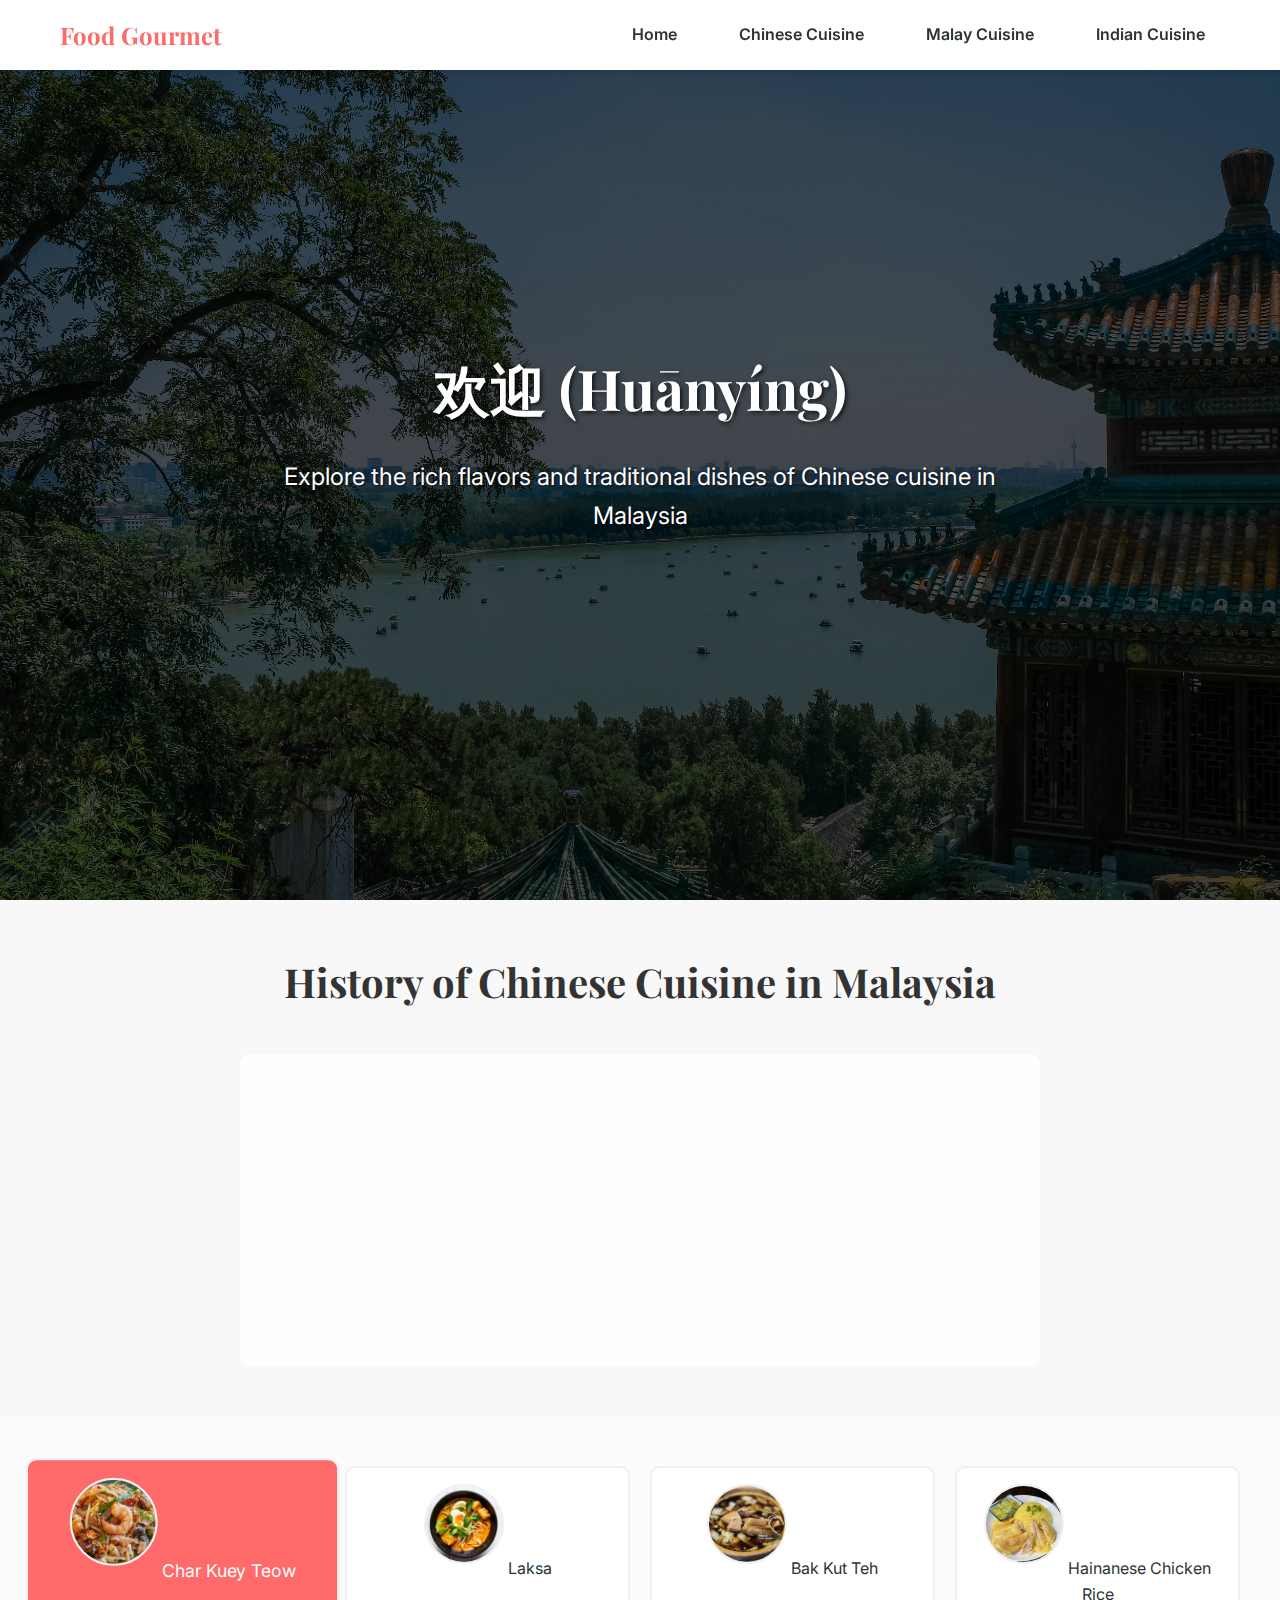
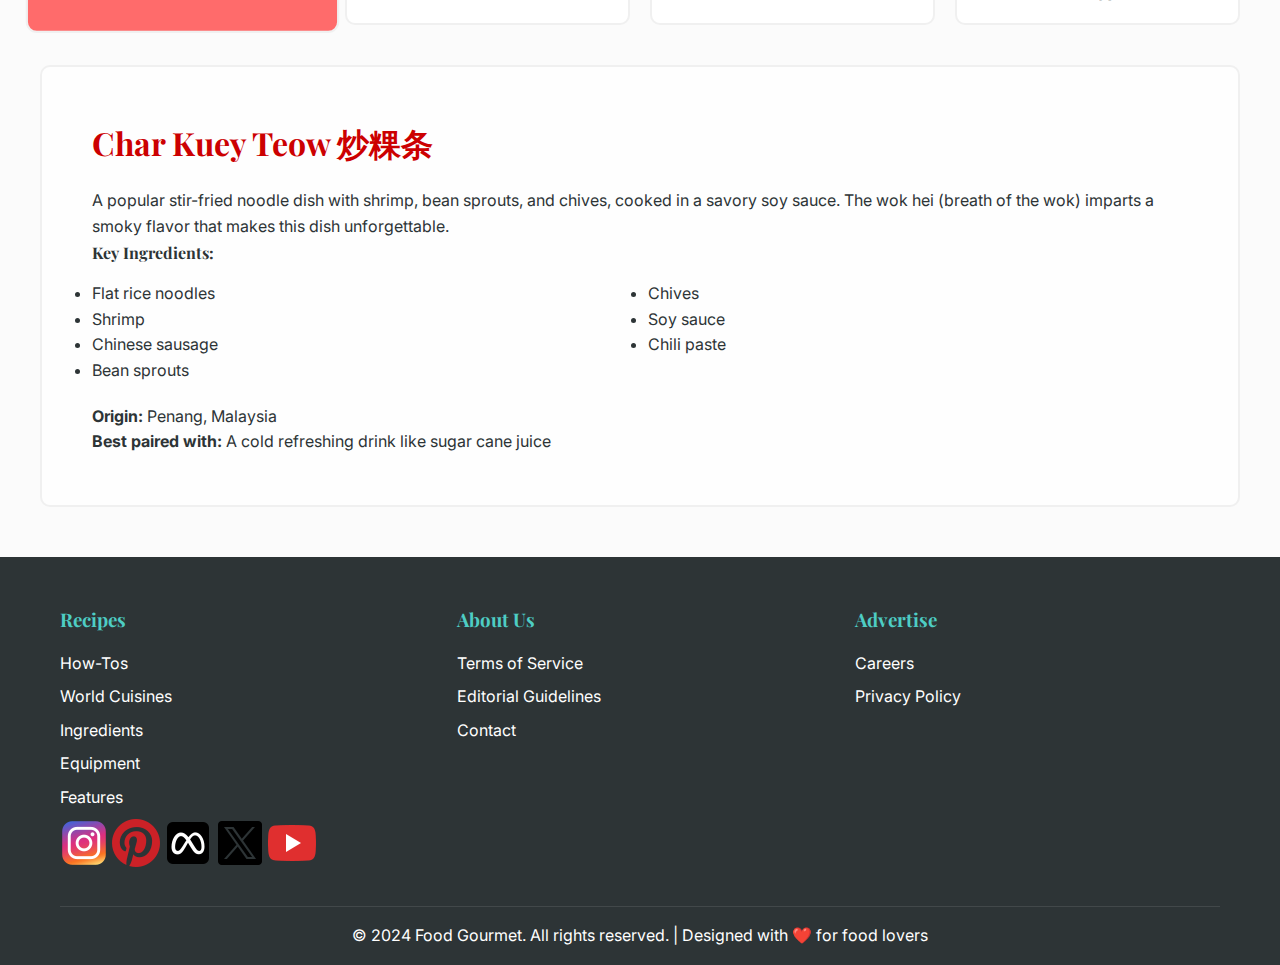
<file: chinese.html>
<!DOCTYPE html>
<html lang="en">
  <head>
    <meta charset="UTF-8" />
    <meta name="viewport" content="width=device-width, initial-scale=1.0" />
    <title>Chinese Cuisine in Malaysia</title>
    <link rel="stylesheet" href="styles.css" />
    <link rel="stylesheet" href="subpage.css" />
    <style>
      body {
        cursor: url("assets/noodlecursor.png"), auto;
      }
      :root {
        --malaysia-blue: #000080;
        --malaysia-red: #cc0001;
        --malaysia-yellow: #fcd116;
        --malaysia-white: #ffffff;
      }
      body {
        font-family: "Inter", sans-serif;
        line-height: 1.6;
        color: rgba(red, green, blue, alpha);
      }
      .hero {
        position: relative;
        height: 100vh;
        display: flex;
        align-items: center;
        justify-content: center;
        background-size: cover;
        background-position: center;
        color: white;
        text-align: center;
      }

      .hero-overlay {
        position: absolute;
        top: 0;
        left: 0;
        right: 0;
        bottom: 0;
        background: rgba(0, 0, 0, 0.3);
      }

      .hero-content {
        position: relative;
        z-index: 1;
        max-width: 800px;
        padding: 0 20px;
      }

      .welcome-message {
        font-size: 4rem;
        text-shadow: 2px 2px 4px rgba(0, 0, 0, 0.7);
        background: none;
      }

      .hero-subtitle {
        font-size: 1rem;
        text-shadow: 1px 1px 2px rgba(0, 0, 0, 0.7);
      }

      .history {
        background-color: #f8f8f8;
        padding: 60px 0;
      }

      .section-title {
        text-align: center;
        margin-bottom: 40px;
        color: #333;
      }

      .history-content {
        max-width: 800px;
        margin: 0 auto;
      }

      .history-text {
        font-family: "Inter";
        font-size: 15px;
        opacity: 0;
        transform: translateX(-50px);
        transition: opacity 0.5s, transform 0.5s;
        margin-bottom: 20px;
      }

      .history-text.right {
        transform: translateX(50px);
      }

      .history-text.visible {
        opacity: 1;
        transform: translateX(0);
      }
      .history,
      .food-tabs-container {
        padding: 50px 0;
      }

      .food-tabs {
        display: flex;
        justify-content: center;
        gap: 20px;
        margin-bottom: 40px;
      }

      .food-tab {
        cursor: pointer;
        text-align: center;
        transition: all 0.3s ease;
      }

      .food-tab img {
        width: 80px;
        height: 80px;
        object-fit: cover;
        border-radius: 50%;
        margin-bottom: 10px;
      }

      .food-tab span {
        display: block;
      }

      .food-tab.active {
        transform: scale(1.1);
      }

      .history-content,
      .food-content {
        background-color: rgba(255, 255, 255, 0.8);
        padding: 20px;
        border-radius: 10px;
      }

      .food-description {
        display: none;
      }

      .food-description.active {
        display: block;
      }

      .food-gallery img {
        width: 100%;
        height: 300px;
        object-fit: cover;
      }

      .food-info {
        padding: 30px;
      }

      .food-info h3 {
        color: #cc0001;
        margin-bottom: 20px;
      }

      .food-info ul {
        columns: 2;
        margin-bottom: 20px;
      }

      .flag-background {
        position: relative;
        background-image: url(assets/images/local/malaysiaflag.jpg);
        background-size: cover;
        background-position: center;
        background-attachment: fixed;
      }
      .flag-background::before {
        content: "";
        position: absolute;
        top: 0;
        left: 0;
        right: 0;
        bottom: 0;
        background-color: rgba(255, 255, 255, 0.7);
        z-index: 1;
      }
      .flag-background > * {
        position: relative;
        z-index: 2;
      }
    </style>
  </head>
  <body>
    <nav id="main-nav" style="font-family: Inter">
      <div class="container">
        <a href="index.html" class="logo">Food Gourmet</a>
        <ul class="nav-links">
          <li><a href="index.html">Home</a></li>
          <li><a href="chinese.html">Chinese Cuisine</a></li>
          <li><a href="malay.html">Malay Cuisine</a></li>
          <li><a href="indian.html">Indian Cuisine</a></li>
        </ul>
        <div class="burger">
          <div class="line1"></div>
          <div class="line2"></div>
          <div class="line3"></div>
        </div>
      </div>
    </nav>

    <section
      class="hero"
      style="background-image: url(assets/images/local/chinese/chinesebg.jpg)"
    >
      <div class="hero-overlay"></div>
      <div class="hero-content">
        <h1 id="welcome-message" class="welcome-message"></h1>
        <p class="hero-subtitle">
          Explore the rich flavors and traditional dishes of Chinese cuisine in
          Malaysia
        </p>
      </div>
    </section>
    <div class="flag-background">
    <section class="history">
      <div class="container">
        <h2 class="section-title">History of Chinese Cuisine in Malaysia</h2>
        <div class="history-content">
          <p class="history-text left">
            Chinese cuisine in Malaysia has a rich history dating back to the
            15th century when Chinese traders and immigrants began settling in
            the Malay Peninsula.
          </p>
          <p class="history-text right">
            Over the centuries, these culinary traditions have evolved, blending
            with local ingredients and tastes to create a unique Malaysian
            Chinese cuisine that reflects the cultural diversity of the country.
          </p>
          <p class="history-text left">
            The influx of Chinese immigrants during different periods, including
            the British colonial era, brought various regional cuisines from
            China, each contributing to the rich tapestry of flavors we see
            today.
          </p>
          <p class="history-text right">
            From the spicy and sour flavors of Sichuan to the delicate tastes of
            Cantonese cuisine, Malaysian Chinese food is a testament to the
            adaptability and creativity of immigrant communities.
          </p>
        </div>
      </div>
    </section>

    <section class="food-tabs-container container">
      <div class="food-tabs">
        <div class="food-tab active" data-target="#char-kuey-teow">
          <img
            src="assets/images/local/chinese/charkueyteow2.jpg"
            alt="Char Kuey Teow"
          />
          Char Kuey Teow
        </div>
        <div class="food-tab" data-target="#laksa">
          <img src="assets/images/local/chinese/laksa.jpg" alt="Laksa" />
          Laksa
        </div>
        <div class="food-tab" data-target="#bak-kut-teh">
          <img
            src="assets/images/local/chinese/bakuteh.jpg"
            alt="Bak Kut Teh"
          />
          Bak Kut Teh
        </div>
        <div class="food-tab" data-target="#hainanese-chicken-rice">
          <img
            src="assets/images/local/chinese/hchicken.png"
            alt="Hainanese Chicken Rice"
          />
          Hainanese Chicken Rice
        </div>
      </div>

      <div class="food-content">
        <div id="char-kuey-teow" class="food-description active">
          <div class="food-gallery"></div>
          <div class="food-info">
            <h3>Char Kuey Teow 炒粿条</h3>
            <p>
              A popular stir-fried noodle dish with shrimp, bean sprouts, and
              chives, cooked in a savory soy sauce. The wok hei (breath of the
              wok) imparts a smoky flavor that makes this dish unforgettable.
            </p>
            <h4>Key Ingredients:</h4>
            <ul>
              <li>Flat rice noodles</li>
              <li>Shrimp</li>
              <li>Chinese sausage</li>
              <li>Bean sprouts</li>
              <li>Chives</li>
              <li>Soy sauce</li>
              <li>Chili paste</li>
            </ul>
            <p><strong>Origin:</strong> Penang, Malaysia</p>
            <p>
              <strong>Best paired with:</strong> A cold refreshing drink like
              sugar cane juice
            </p>
          </div>
        </div>
        <div id="laksa" class="food-description">
          <div class="food-gallery"></div>
          <div class="food-info">
            <h3>Laksa 叻沙</h3>
            <p>
              A spicy noodle soup with a rich and creamy coconut broth,
              typically garnished with shrimp, chicken, or tofu. Laksa is a
              perfect blend of Chinese and Malay culinary traditions, resulting
              in a dish that's both comforting and exciting to the palate.
            </p>
            <h4>Key Ingredients:</h4>
            <ul>
              <li>Rice noodles or vermicelli</li>
              <li>Coconut milk</li>
              <li>Shrimp or chicken</li>
              <li>Bean sprouts</li>
              <li>Tofu puffs</li>
              <li>
                Laksa paste (blend of chili, shrimp paste, lemongrass, and
                spices)
              </li>
              <li>Fish cake slices</li>
              <li>Fresh herbs (mint, Vietnamese coriander)</li>
            </ul>
            <p>
              <strong>Origin:</strong> Peranakan culture, popular in Penang and
              Singapore
            </p>
            <p>
              <strong>Best paired with:</strong> A cold glass of calamansi juice
              or iced tea
            </p>
          </div>
        </div>

        <div id="bak-kut-teh" class="food-description">
          <div class="food-gallery"></div>
          <div class="food-info">
            <h3>Bak Kut Teh 肉骨茶</h3>
            <p>
              A hearty pork rib soup infused with a complex blend of herbs and
              spices, often served with rice or youtiao (Chinese crullers). The
              name literally translates to "meat bone tea," although there's no
              tea in the dish itself.
            </p>
            <h4>Key Ingredients:</h4>
            <ul>
              <li>Pork ribs</li>
              <li>Garlic</li>
              <li>Star anise</li>
              <li>Cinnamon</li>
              <li>Cloves</li>
              <li>Dong quai (Chinese angelica root)</li>
              <li>Shiitake mushrooms</li>
              <li>Fried tofu puffs</li>
            </ul>
            <p><strong>Origin:</strong> Klang, Selangor, Malaysia</p>
            <p>
              <strong>Best paired with:</strong> Chinese tea (oolong or pu-erh)
              to help digest the rich, hearty soup
            </p>
          </div>
        </div>

        <div id="hainanese-chicken-rice" class="food-description">
          <div class="food-gallery"></div>
          <div class="food-info">
            <h3>Hainanese Chicken Rice 海南鸡饭</h3>
            <p>
              A classic dish featuring tender poached chicken served with
              fragrant rice cooked in chicken broth and accompanied by a trio of
              sauces. This seemingly simple dish is elevated by the attention to
              detail in its preparation and the harmony of its flavors.
            </p>
            <h4>Key Ingredients:</h4>
            <ul>
              <li>Whole chicken</li>
              <li>Jasmine rice</li>
              <li>Ginger</li>
              <li>Garlic</li>
              <li>Pandan leaves</li>
              <li>Chicken stock</li>
              <li>Cucumber slices for garnish</li>
              <li>
                Accompanying sauces: chili sauce, ginger sauce, dark soy sauce
              </li>
            </ul>
            <p>
              <strong>Origin:</strong> Adapted from Hainanese immigrants in
              Malaysia and Singapore
            </p>
            <p>
              <strong>Best paired with:</strong> A bowl of clear chicken soup
              and stir-fried vegetables
            </p>
          </div>
        </div>
      </div>
    </div>
    </section>

    <footer>
      <div class="container">
        <div class="footer-content">
          <div class="footer-section">
            <h3>Recipes</h3>
            <ul>
              <li><a href="#">How-Tos</a></li>
              <li><a href="#">World Cuisines</a></li>
              <li><a href="#">Ingredients</a></li>
              <li><a href="#">Equipment</a></li>
              <li><a href="#">Features</a></li>
            </ul>
          </div>
          <div class="footer-section">
            <h3>About Us</h3>
            <ul>
              <li><a href="#">Terms of Service</a></li>
              <li><a href="#">Editorial Guidelines</a></li>
              <li><a href="#">Contact</a></li>
            </ul>
          </div>
          <div class="footer-section">
            <h3>Advertise</h3>
            <ul>
              <li><a href="#">Careers</a></li>
              <li><a href="#">Privacy Policy</a></li>
            </ul>
          </div>
        </div>
        <div class="social-icons">
          <a href="https://www.instagram.com/" class="social-icon"
            ><img src="assets/images/logo/instagram.png" alt="Instagram"
          /></a>
          <a href="https://www.pinterest.com/" class="social-icon"
            ><img src="assets/images/logo/pinterest.png" alt="Pinterest"
          /></a>
          <a href="https://www.facebook.com/" class="social-icon"
            ><img src="assets/images/logo/meta.png" alt="Facebook"
          /></a>
          <a href="https://twitter.com/" class="social-icon"
            ><img src="assets/images/logo/x.png" alt="Twitter"
          /></a>
          <a href="https://www.youtube.com/" class="social-icon"
            ><img src="assets/images/logo/youtube1.png" alt="YouTube"
          /></a>
        </div>
        <div class="footer-bottom">
          <p>
            © 2024 Food Gourmet. All rights reserved. | Designed with ❤️ for
            food lovers
          </p>
        </div>
      </div>
    </footer>
    <script>
      document.addEventListener("DOMContentLoaded", () => {
    
    const WELCOME_MESSAGES = [
        "欢迎 (Huānyíng)", // Mandarin
        "歡迎 (Foon Ying)", // Cantonese
        "歡迎 (Huan-gêng)", // Hokkien
    ];
    const MESSAGE_CHANGE_INTERVAL = 3000;

    // DOM Elements
    const welcomeElement = document.getElementById("welcome-message");
    const historyTexts = document.querySelectorAll(".history-text");
    const tabs = document.querySelectorAll(".food-tab");
    const descriptions = document.querySelectorAll(".food-description");

    // Welcome Message Animation
    let currentMessageIndex = 0;

    const animateWelcomeMessage = () => {
        welcomeElement.style.opacity = "0";
        welcomeElement.style.transform = "translateY(20px)";

        setTimeout(() => {
            welcomeElement.textContent = WELCOME_MESSAGES[currentMessageIndex];
            welcomeElement.style.opacity = "1";
            welcomeElement.style.transform = "translateY(0)";
            currentMessageIndex = (currentMessageIndex + 1) % WELCOME_MESSAGES.length;
        }, 500);
    };

    const startWelcomeAnimation = () => {
        animateWelcomeMessage(); // Show first message immediately
        setInterval(animateWelcomeMessage, MESSAGE_CHANGE_INTERVAL);
    };

    // History Text Animation
    const observeHistoryTexts = () => {
        const observer = new IntersectionObserver(
            (entries) => {
                entries.forEach((entry) => {
                    if (entry.isIntersecting) {
                        entry.target.classList.add("visible");
                    }
                });
            },
            { threshold: 0.5 }
        );

        historyTexts.forEach((text) => observer.observe(text));
    };

    // Tab Functionality
    const initializeTabs = () => {
        tabs.forEach((tab) => {
            tab.addEventListener("click", () => {
                const targetId = tab.getAttribute("data-target");
                const target = document.querySelector(targetId);

                tabs.forEach((t) => t.classList.remove("active"));
                descriptions.forEach((d) => d.classList.remove("active"));

                tab.classList.add("active");
                target.classList.add("active");
            });
        });
    };

    // Initialize all functionalities
    const initialize = () => {
        startWelcomeAnimation();
        observeHistoryTexts();
        initializeTabs();
    };

    // Run initialization
    initialize();
});
    </script>
  </body>
</html>
</file>
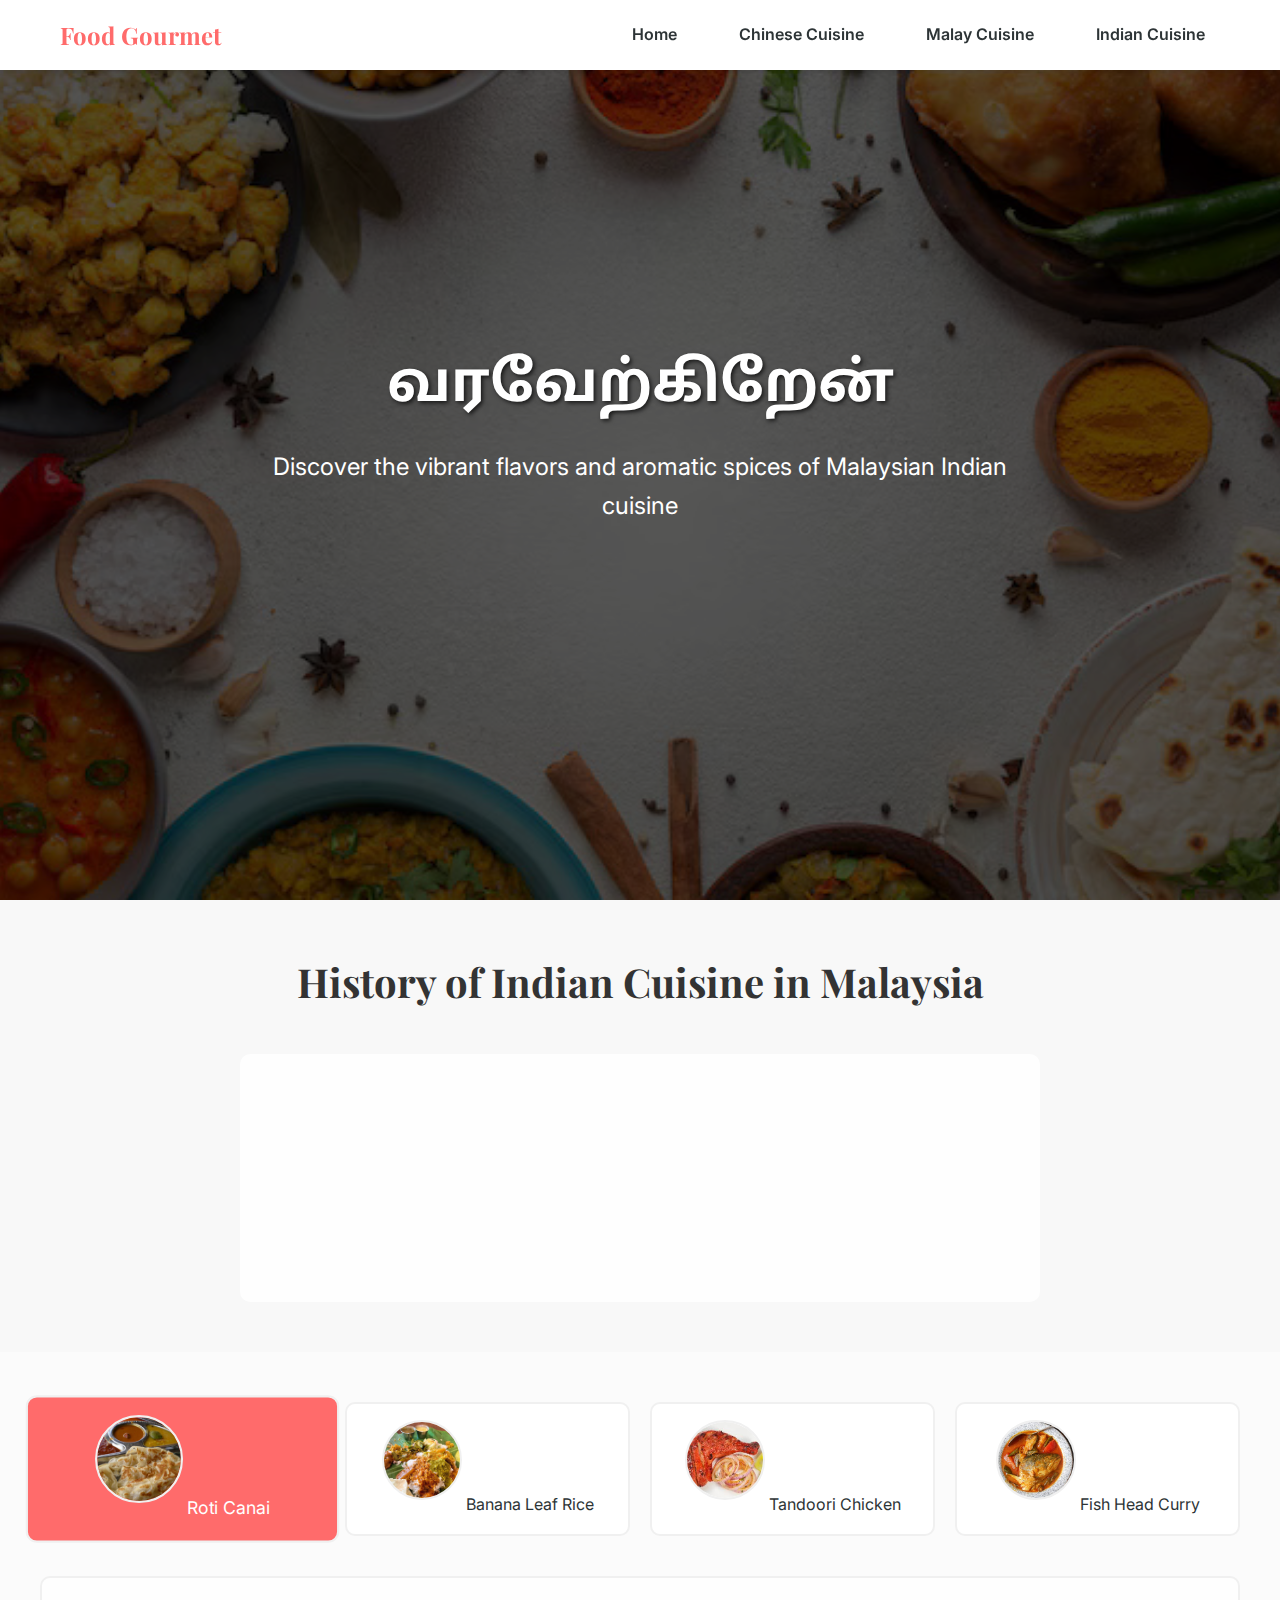
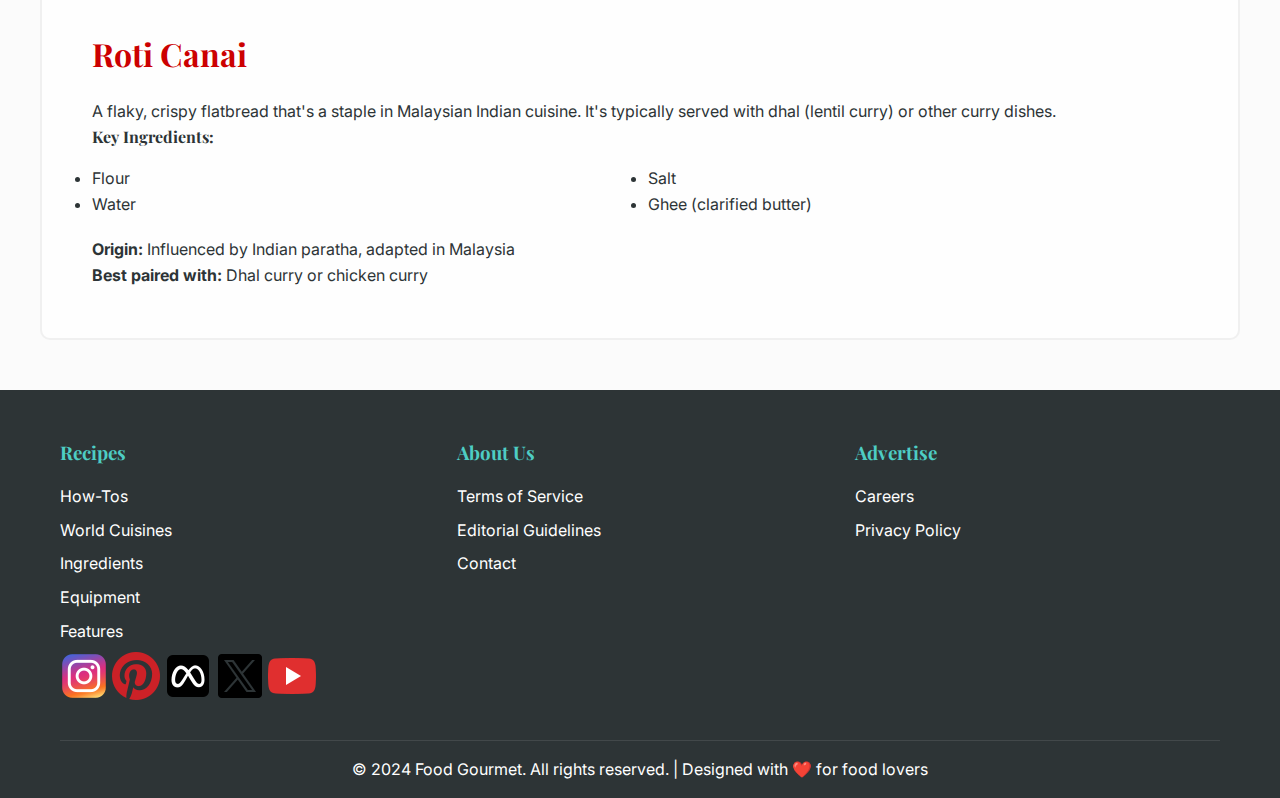
<file: indian.html>
<!DOCTYPE html>
<html lang="en">
  <head>
    <meta charset="UTF-8" />
    <meta name="viewport" content="width=device-width, initial-scale=1.0" />
    <title>Indian Cuisine in Malaysia - Food Gourmet</title>
    <link rel="stylesheet" href="styles.css" />
    <link rel="stylesheet" href="subpage.css" />
    <link
      href="https://fonts.googleapis.com/css2?family=Noto+Sans+Tamil&display=swap"
      rel="stylesheet"
    />
    <style>
      body {
        cursor: url("assets/naan.png"), auto;
      }
      :root {
        --malaysia-blue: #000080;
        --malaysia-red: #cc0001;
        --malaysia-yellow: #fcd116;
        --malaysia-white: #ffffff;
      }
      body {
        font-family: "Inter", sans-serif;
        line-height: 1.6;
        color: rgba(red, green, blue, alpha);
      }
      .hero {
        position: relative;
        height: 100vh;
        display: flex;
        align-items: center;
        justify-content: center;
        background-size: cover;
        background-position: center;
        color: white;
        text-align: center;
      }

      .hero-overlay {
        position: absolute;
        top: 0;
        left: 0;
        right: 0;
        bottom: 0;
        background: rgba(0, 0, 0, 0.3);
      }

      .hero-content {
        position: relative;
        z-index: 1;
        max-width: 800px;
        padding: 0 20px;
      }

      .welcome-message {
        font-family: "Noto Sans Tamil", sans-serif;
        font-size: 4rem;
        text-shadow: 2px 2px 4px rgba(0, 0, 0, 0.7);
        transition: opacity 0.5s ease, transform 0.5s ease;
        background: none;
      }

      .hero-subtitle {
        font-size: 1rem;
        text-shadow: 1px 1px 2px rgba(0, 0, 0, 0.7);
      }

      .history {
        background-color: #f8f8f8;
        padding: 60px 0;
      }

      .section-title {
        text-align: center;
        margin-bottom: 40px;
        color: #333;
      }

      .history-content {
        max-width: 800px;
        margin: 0 auto;
      }

      .history-text {
        font-family: "Inter";
        font-size: 15px;
        opacity: 0;
        transform: translateX(-50px);
        transition: opacity 0.5s, transform 0.5s;
        margin-bottom: 20px;
      }

      .history-text.right {
        transform: translateX(50px);
      }

      .history-text.visible {
        opacity: 1;
        transform: translateX(0);
      }
      .history,
      .food-tabs-container {
        padding: 50px 0;
      }

      .food-tabs {
        display: flex;
        justify-content: center;
        gap: 20px;
        margin-bottom: 40px;
      }

      .food-tab {
        cursor: pointer;
        text-align: center;
        transition: all 0.3s ease;
      }

      .food-tab img {
        width: 80px;
        height: 80px;
        object-fit: cover;
        border-radius: 50%;
        margin-bottom: 10px;
      }

      .food-tab span {
        display: block;
      }

      .food-tab.active {
        transform: scale(1.1);
      }

      .history-content,
      .food-content {
        background-color: rgba(255, 255, 255, 0.8);
        padding: 20px;
        border-radius: 10px;
      }

      .food-description {
        display: none;
      }

      .food-description.active {
        display: block;
      }

      .food-gallery img {
        width: 100%;
        height: 300px;
        object-fit: cover;
      }

      .food-info {
        padding: 30px;
      }

      .food-info h3 {
        color: #cc0001;
        margin-bottom: 20px;
      }

      .food-info ul {
        columns: 2;
        margin-bottom: 20px;
      }

      .flag-background {
        position: relative;
        background-image: url(assets/images/local/malaysiaflag.jpg);
        background-size: cover;
        background-position: center;
        background-attachment: fixed;
      }
      .flag-background::before {
        content: "";
        position: absolute;
        top: 0;
        left: 0;
        right: 0;
        bottom: 0;
        background-color: rgba(255, 255, 255, 0.7);
        z-index: 1;
      }
      .flag-background > * {
        position: relative;
        z-index: 2;
      }
    </style>
  </head>
  <body>
    <header>
      <nav id="main-nav" style="font-family: Inter">
        <div class="container">
          <a href="index.html" class="logo">Food Gourmet</a>
          <ul class="nav-links">
            <li><a href="index.html">Home</a></li>
            <li><a href="chinese.html">Chinese Cuisine</a></li>
            <li><a href="malay.html">Malay Cuisine</a></li>
            <li><a href="indian.html">Indian Cuisine</a></li>
          </ul>
          <div class="burger">
            <div class="line1"></div>
            <div class="line2"></div>
            <div class="line3"></div>
          </div>
        </div>
      </nav>
    </header>

    <main>
      <section
        class="hero"
        style="background-image: url(assets/images/local/indian/indian.jpg)"
      >
        <div class="hero-overlay"></div>
        <div class="hero-content">
          <h1 class="welcome-message">Indian Cuisine in Malaysia</h1>
          <p>
            Discover the vibrant flavors and aromatic spices of Malaysian Indian
            cuisine
          </p>
        </div>
      </section>
      <div class="flag-background">
        <section class="history">
          <div class="container">
            <h2 class="section-title">History of Indian Cuisine in Malaysia</h2>
            <div class="history-content">
              <p class="history-text right">
                Indian cuisine in Malaysia has a rich and diverse history,
                dating back centuries to when Indian traders first arrived on
                the Malay Peninsula. The influx of Indian immigrants during the
                British colonial era further enriched the local food scene,
                resulting in a unique blend of traditional Indian flavors
                adapted to local tastes and ingredients.
              </p>
              <p class="history-text left">
                Today, Malaysian Indian cuisine is an integral part of the
                country's culinary landscape, offering a tantalizing array of
                dishes that reflect the various regional cuisines of India, as
                well as innovative fusion creations that are uniquely Malaysian.
              </p>
            </div>
          </div>
        </section>

        <section class="food-tabs-container container">
          <div class="food-tabs">
            <div class="food-tab active" data-target="#roti-canai">
              <img
                src="assets/images/local/indian/roticanai.jpg"
                alt="Roti Canai"
              />
              Roti Canai
            </div>
            <div class="food-tab" data-target="#banana-leaf-rice">
              <img
                src="assets/images/local/indian/bananaleafrice.jpg"
                alt="Banana Leaf Rice"
              />
              Banana Leaf Rice
            </div>
            <div class="food-tab" data-target="#tandoori-chicken">
              <img
                src="assets/images/local/indian/tandoorichick.jpeg"
                alt="Tandoori Chicken"
              />
              Tandoori Chicken
            </div>
            <div class="food-tab" data-target="#fish-head-curry">
              <img
                src="assets/images/local/indian/fishheadcurry.jpg"
                alt="Fish Head Curry"
              />
              Fish Head Curry
            </div>
          </div>

          <div class="food-content">
            <div id="roti-canai" class="food-description active">
              <div class="food-gallery"></div>
              <div class="food-info">
                <h3>Roti Canai</h3>
                <p>
                  A flaky, crispy flatbread that's a staple in Malaysian Indian
                  cuisine. It's typically served with dhal (lentil curry) or
                  other curry dishes.
                </p>
                <h4>Key Ingredients:</h4>
                <ul>
                  <li>Flour</li>
                  <li>Water</li>
                  <li>Salt</li>
                  <li>Ghee (clarified butter)</li>
                </ul>
                <p>
                  <strong>Origin:</strong> Influenced by Indian paratha, adapted
                  in Malaysia
                </p>
                <p>
                  <strong>Best paired with:</strong> Dhal curry or chicken curry
                </p>
              </div>
            </div>

            <div id="banana-leaf-rice" class="food-description">
              <div class="food-gallery"></div>
              <div class="food-info">
                <h3>Banana Leaf Rice</h3>
                <p>
                  A traditional South Indian meal served on a banana leaf,
                  featuring rice, various curries, vegetables, and
                  accompaniments.
                </p>
                <h4>Key Ingredients:</h4>
                <ul>
                  <li>Steamed rice</li>
                  <li>Assorted vegetable curries</li>
                  <li>Papadam (crispy lentil wafer)</li>
                  <li>Rasam (spicy tamarind soup)</li>
                </ul>
                <p><strong>Origin:</strong> South India, popular in Malaysia</p>
                <p>
                  <strong>Best paired with:</strong> Mango lassi or a cold glass
                  of payasam
                </p>
              </div>
            </div>

            <div id="tandoori-chicken" class="food-description">
              <div class="food-gallery"></div>
              <div class="food-info">
                <h3>Tandoori Chicken</h3>
                <p>
                  Chicken marinated in yogurt and spices, then roasted in a
                  tandoor (clay oven), resulting in a smoky flavor and tender
                  meat.
                </p>
                <h4>Key Ingredients:</h4>
                <ul>
                  <li>Chicken</li>
                  <li>Yogurt</li>
                  <li>Tandoori spice mix</li>
                  <li>Lemon juice</li>
                </ul>
                <p>
                  <strong>Origin:</strong> Punjab region, adapted in Malaysia
                </p>
                <p>
                  <strong>Best paired with:</strong> Mint chutney and naan bread
                </p>
              </div>
            </div>

            <div id="fish-head-curry" class="food-description">
              <div class="food-gallery"></div>
              <div class="food-info">
                <h3>Fish Head Curry</h3>
                <p>
                  A spicy curry dish featuring a large fish head, typically from
                  a red snapper, cooked in a rich and tangy curry sauce.
                </p>
                <h4>Key Ingredients:</h4>
                <ul>
                  <li>Fish head (usually red snapper)</li>
                  <li>Curry powder</li>
                  <li>Coconut milk</li>
                  <li>Okra and eggplant</li>
                </ul>
                <p>
                  <strong>Origin:</strong> Created in Singapore, popular in
                  Malaysia
                </p>
                <p>
                  <strong>Best paired with:</strong> Steamed rice and a cold
                  beer
                </p>
              </div>
            </div>
          </div>
        </section>
      </div>
    </main>

    <footer>
      <div class="container">
        <div class="footer-content">
          <div class="footer-section">
            <h3>Recipes</h3>
            <ul>
              <li><a href="#">How-Tos</a></li>
              <li><a href="#">World Cuisines</a></li>
              <li><a href="#">Ingredients</a></li>
              <li><a href="#">Equipment</a></li>
              <li><a href="#">Features</a></li>
            </ul>
          </div>
          <div class="footer-section">
            <h3>About Us</h3>
            <ul>
              <li><a href="#">Terms of Service</a></li>
              <li><a href="#">Editorial Guidelines</a></li>
              <li><a href="#">Contact</a></li>
            </ul>
          </div>
          <div class="footer-section">
            <h3>Advertise</h3>
            <ul>
              <li><a href="#">Careers</a></li>
              <li><a href="#">Privacy Policy</a></li>
            </ul>
          </div>
        </div>
        <div class="social-icons">
          <a href="https://www.instagram.com/" class="social-icon"
            ><img src="assets/images/logo/instagram.png" alt="Instagram"
          /></a>
          <a href="https://www.pinterest.com/" class="social-icon"
            ><img src="assets/images/logo/pinterest.png" alt="Pinterest"
          /></a>
          <a href="https://www.facebook.com/" class="social-icon"
            ><img src="assets/images/logo/meta.png" alt="Facebook"
          /></a>
          <a href="https://twitter.com/" class="social-icon"
            ><img src="assets/images/logo/x.png" alt="Twitter"
          /></a>
          <a href="https://www.youtube.com/" class="social-icon"
            ><img src="assets/images/logo/youtube1.png" alt="YouTube"
          /></a>
        </div>
        <div class="footer-bottom">
          © 2024 Food Gourmet. All rights reserved. | Designed with ❤️ for food
          lovers
        </div>
      </div>
    </footer>

    <script>
      const welcomeElement = document.querySelector(".welcome-message");
      const welcomeMessage = "வரவேற்கிறேன்";
      const historyTexts = document.querySelectorAll(".history-text");

      const animateWelcomeMessage = () => {
        welcomeElement.style.opacity = "0";
        welcomeElement.style.transform = "translateY(20px)";

        setTimeout(() => {
          welcomeElement.textContent = welcomeMessage;
          welcomeElement.style.opacity = "1";
          welcomeElement.style.transform = "translateY(0)";
        }, 500);
      };

      animateWelcomeMessage();

      window.addEventListener("scroll", () => {
        const scrollPosition = window.scrollY + window.innerHeight;

        historyTexts.forEach((text) => {
          if (scrollPosition > text.offsetTop) {
            text.classList.add("visible");
          }
        });
      });

      const foodTabs = document.querySelectorAll(".food-tab");
      const foodDescriptions = document.querySelectorAll(".food-description");

      foodTabs.forEach((tab) => {
        tab.addEventListener("click", () => {
          foodTabs.forEach((t) => t.classList.remove("active"));
          foodDescriptions.forEach((desc) => {
            desc.classList.remove("active");
            desc.style.opacity = "1";
          });

          tab.classList.add("active");
          const target = document.querySelector(
            tab.getAttribute("data-target")
          );

          target.classList.add("active");

          function trackVisit(event) {
            incrementVisitCount();
          }
        });
      });
    </script>
  </body>
</html>
</file>
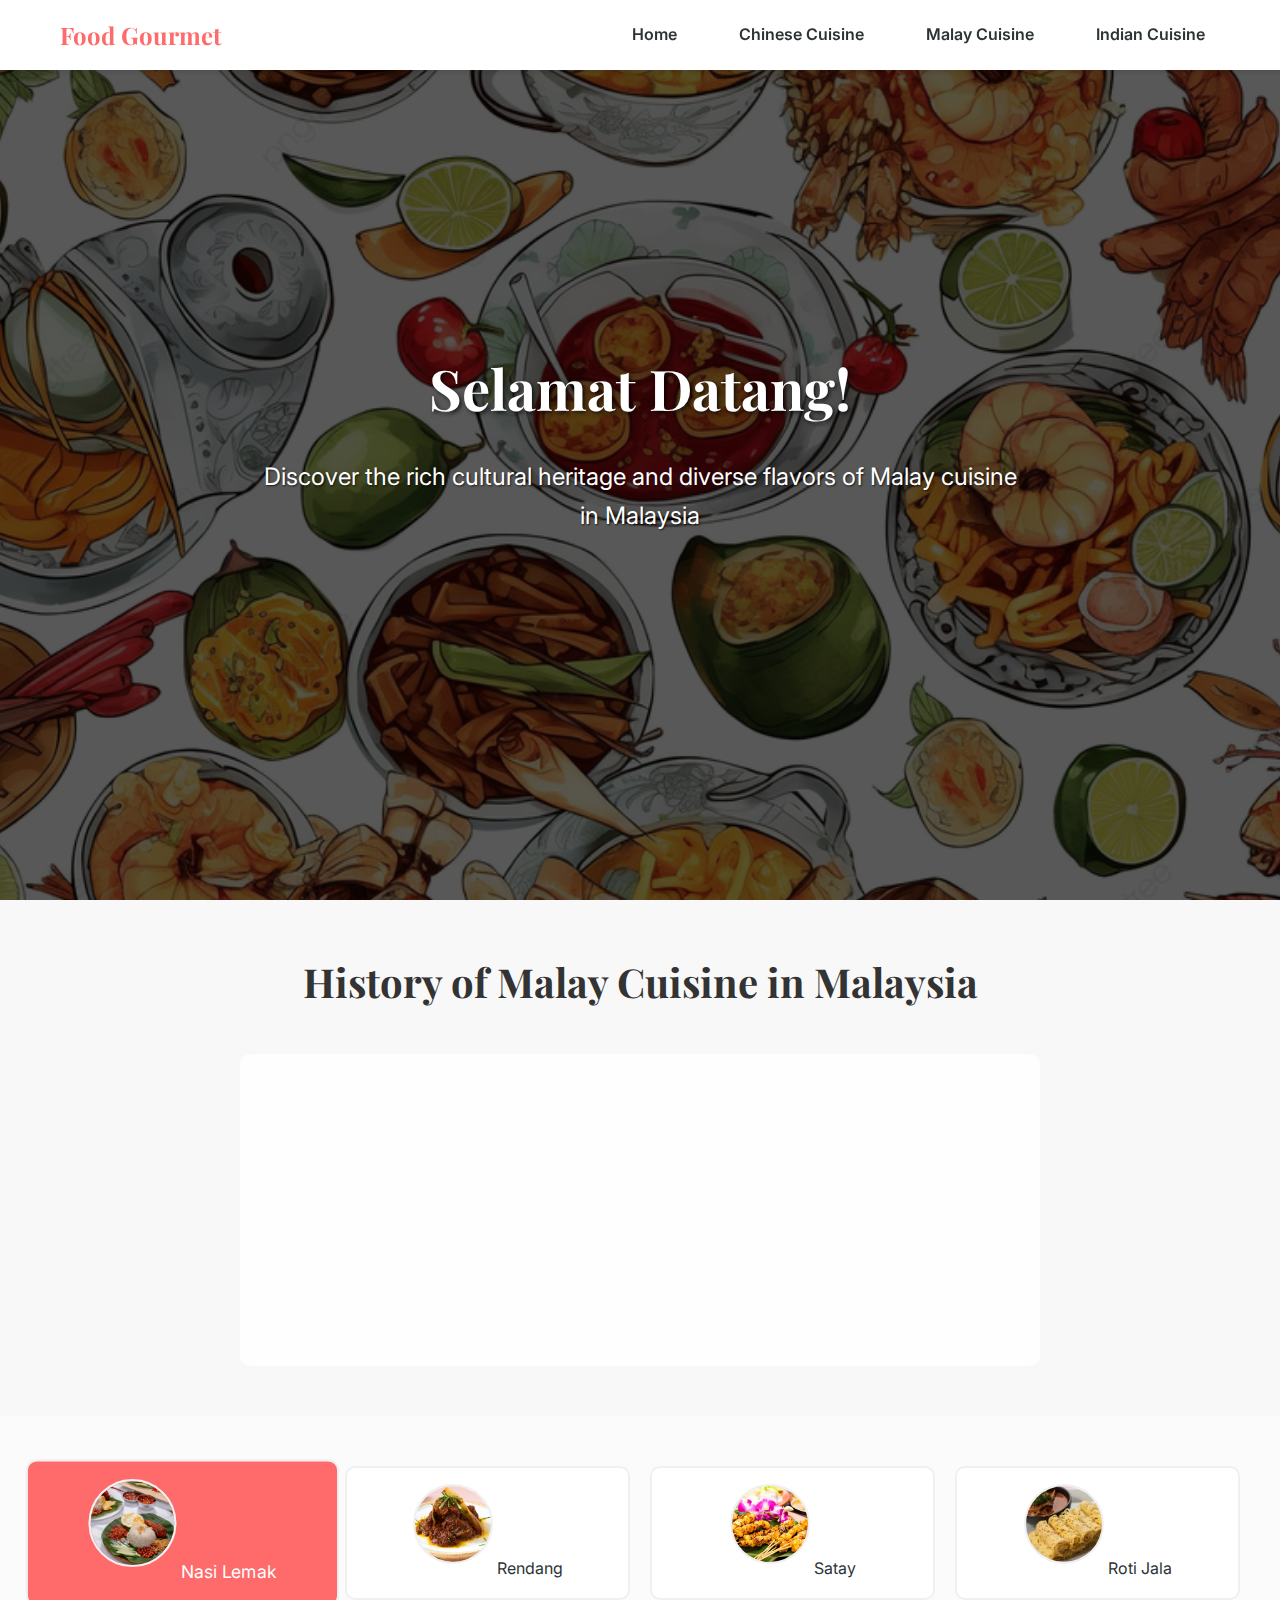
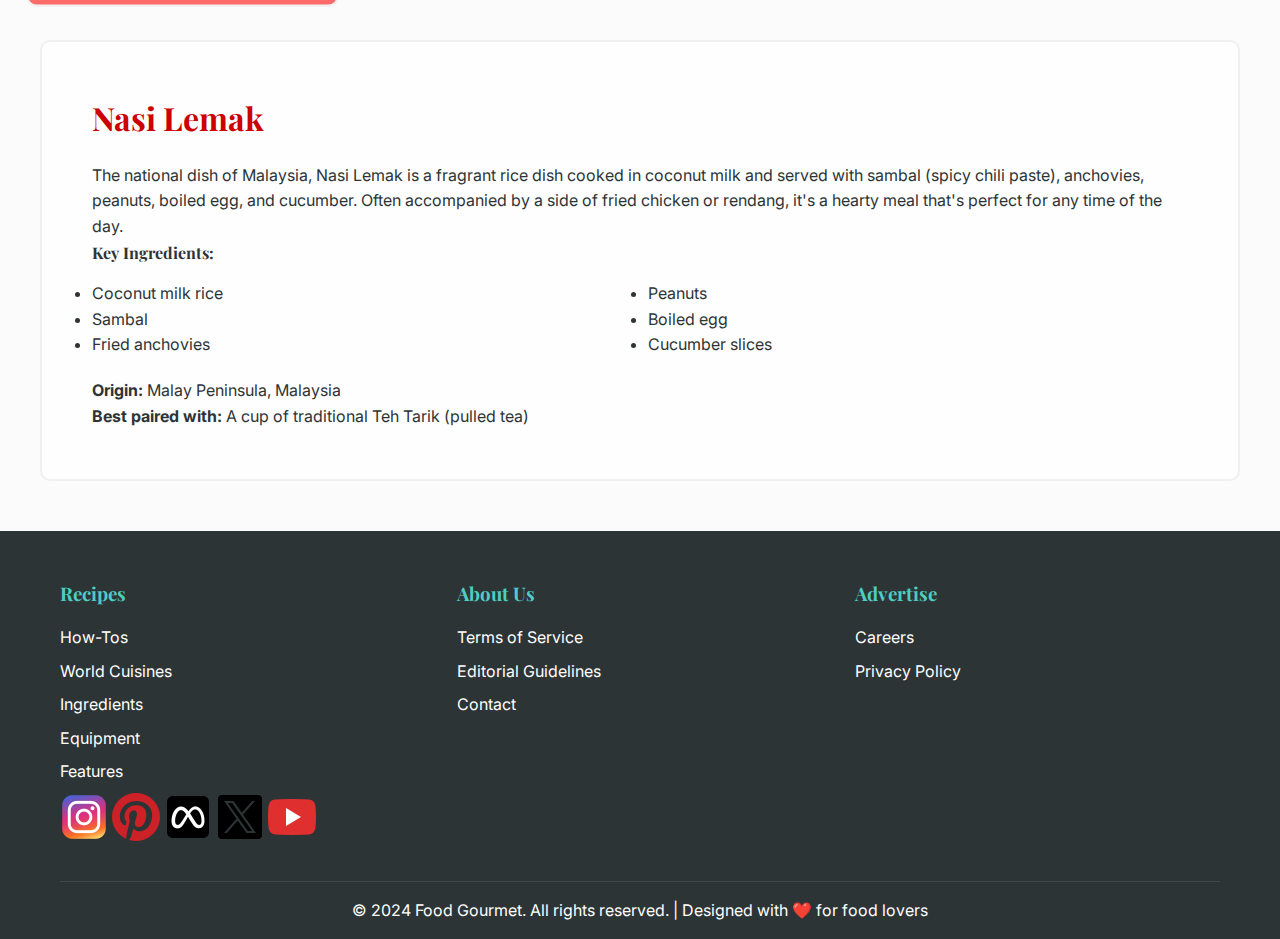
<file: malay.html>
<!DOCTYPE html>
<html lang="en">
  <head>
    <meta charset="UTF-8" />
    <meta name="viewport" content="width=device-width, initial-scale=1.0" />
    <title>Malay Cuisine in Malaysia</title>
    <link rel="stylesheet" href="styles.css" />
    <link rel="stylesheet" href="subpage.css" />
    <style>
      body {
        cursor: url("assets/ketupat.png"), auto;
      }
      :root {
        --malaysia-blue: #000080;
        --malaysia-red: #cc0001;
        --malaysia-yellow: #fcd116;
        --malaysia-white: #ffffff;
      }
      body {
        font-family: "Inter", sans-serif;
        line-height: 1.6;
        color: rgba(red, green, blue, alpha);
      }
      .hero {
        position: relative;
        height: 100vh;
        display: flex;
        align-items: center;
        justify-content: center;
        background-size: cover;
        background-position: center;
        color: white;
        text-align: center;
      }

      .hero-overlay {
        position: absolute;
        top: 0;
        left: 0;
        right: 0;
        bottom: 0;
        background: rgba(0, 0, 0, 0.3);
      }

      .hero-content {
        position: relative;
        z-index: 1;
        max-width: 800px;
        padding: 0 20px;
      }

      .welcome-message {
        font-size: 4rem;
        text-shadow: 2px 2px 4px rgba(0, 0, 0, 0.7);
        transition: opacity 0.5s ease, transform 0.5s ease;
        background: none;
      }

      .hero-subtitle {
        font-size: 1rem;
        text-shadow: 1px 1px 2px rgba(0, 0, 0, 0.7);
      }

      .history {
        background-color: #f8f8f8;
        padding: 60px 0;
      }

      .section-title {
        text-align: center;
        margin-bottom: 40px;
        color: #333;
      }

      .history-content {
        max-width: 800px;
        margin: 0 auto;
      }

      .history-text {
        font-family: "Inter";
        font-size: 15px;
        opacity: 0;
        transform: translateX(-50px);
        transition: opacity 0.5s, transform 0.5s;
        margin-bottom: 20px;
      }

      .history-text.right {
        transform: translateX(50px);
      }

      .history-text.visible {
        opacity: 1;
        transform: translateX(0);
      }
      .history,
      .food-tabs-container {
        padding: 50px 0;
      }

      .food-tabs {
        display: flex;
        justify-content: center;
        gap: 20px;
        margin-bottom: 40px;
      }

      .food-tab {
        cursor: pointer;
        text-align: center;
        transition: all 0.3s ease;
      }

      .food-tab img {
        width: 80px;
        height: 80px;
        object-fit: cover;
        border-radius: 50%;
        margin-bottom: 10px;
      }

      .food-tab span {
        display: block;
      }

      .food-tab.active {
        transform: scale(1.1);
      }

      .history-content,
      .food-content {
        background-color: rgba(255, 255, 255, 0.8);
        padding: 20px;
        border-radius: 10px;
      }

      .food-description {
        display: none;
      }

      .food-description.active {
        display: block;
      }

      .food-gallery img {
        width: 100%;
        height: 300px;
        object-fit: cover;
      }

      .food-info {
        padding: 30px;
      }

      .food-info h3 {
        color: #cc0001;
        margin-bottom: 20px;
      }

      .food-info ul {
        columns: 2;
        margin-bottom: 20px;
      }

      .flag-background {
        position: relative;
        background-image: url(assets/images/local/malaysiaflag.jpg);
        background-size: cover;
        background-position: center;
        background-attachment: fixed;
      }
      .flag-background::before {
        content: "";
        position: absolute;
        top: 0;
        left: 0;
        right: 0;
        bottom: 0;
        background-color: rgba(255, 255, 255, 0.7);
        z-index: 1;
      }
      .flag-background > * {
        position: relative;
        z-index: 2;
      }
    </style>
  </head>
  <body>
    <nav id="main-nav" style="font-family: Inter">
      <div class="container">
        <a href="index.html" class="logo">Food Gourmet</a>
        <ul class="nav-links">
          <li><a href="index.html">Home</a></li>
          <li><a href="chinese.html">Chinese Cuisine</a></li>
          <li><a href="malay.html">Malay Cuisine</a></li>
          <li><a href="indian.html">Indian Cuisine</a></li>
        </ul>
        <div class="burger">
          <div class="line1"></div>
          <div class="line2"></div>
          <div class="line3"></div>
        </div>
      </div>
    </nav>

    <section
      class="hero"
      style="background-image: url(assets/images/local/malay/malayfood.png)"
    >
      <div class="hero-overlay"></div>
      <div class="hero-content">
        <h1 id="welcome-message" class="welcome-message"></h1>
        <p class="hero-subtitle">
          Discover the rich cultural heritage and diverse flavors of Malay
          cuisine in Malaysia
        </p>
      </div>
    </section>
    <div class="flag-background">
      <section class="history">
        <div class="container">
          <h2 class="section-title">History of Malay Cuisine in Malaysia</h2>
          <div class="history-content">
            <p class="history-text left">
              Malay cuisine in Malaysia has deep roots in the history and
              traditions of the Malay people, who are the majority ethnic group
              in Malaysia.
            </p>
            <p class="history-text right">
              With influences from neighboring countries like Indonesia,
              Thailand, and India, Malay cuisine is known for its rich flavors,
              aromatic spices, and the use of fresh herbs.
            </p>
            <p class="history-text left">
              The art of Malay cooking has been passed down through generations,
              with each dish telling a story of the land, the people, and their
              way of life.
            </p>
            <p class="history-text right">
              From the famous Nasi Lemak to the flavorful Rendang, Malay cuisine
              offers a tantalizing experience for those who appreciate bold and
              aromatic flavors.
            </p>
          </div>
        </div>
      </section>

      <section class="food-tabs-container container">
        <div class="food-tabs">
          <div class="food-tab active" data-target="#nasi-lemak">
            <img
              src="assets/images/local/malay/nasilemak.jpg"
              alt="Nasi Lemak"
            />
            Nasi Lemak
          </div>
          <div class="food-tab" data-target="#rendang">
            <img src="assets/images/local/malay/rendang.jpeg" alt="Rendang" />
            Rendang
          </div>
          <div class="food-tab" data-target="#satay">
            <img src="assets/images/local/malay/satay.jpg" alt="Satay" />
            Satay
          </div>
          <div class="food-tab" data-target="#roti-jala">
            <img
              src="assets/images/local/malay/rotijala.jpeg"
              alt="Roti Jala"
            />
            Roti Jala
          </div>
        </div>

        <div class="food-content">
          <div id="nasi-lemak" class="food-description active">
            <div class="food-gallery"></div>
            <div class="food-info">
              <h3>Nasi Lemak</h3>
              <p>
                The national dish of Malaysia, Nasi Lemak is a fragrant rice
                dish cooked in coconut milk and served with sambal (spicy chili
                paste), anchovies, peanuts, boiled egg, and cucumber. Often
                accompanied by a side of fried chicken or rendang, it's a hearty
                meal that's perfect for any time of the day.
              </p>
              <h4>Key Ingredients:</h4>
              <ul>
                <li>Coconut milk rice</li>
                <li>Sambal</li>
                <li>Fried anchovies</li>
                <li>Peanuts</li>
                <li>Boiled egg</li>
                <li>Cucumber slices</li>
              </ul>
              <p><strong>Origin:</strong> Malay Peninsula, Malaysia</p>
              <p>
                <strong>Best paired with:</strong> A cup of traditional Teh
                Tarik (pulled tea)
              </p>
            </div>
          </div>
          <div id="rendang" class="food-description">
            <div class="food-gallery"></div>
            <div class="food-info">
              <h3>Rendang</h3>
              <p>
                A slow-cooked dry curry dish with tender meat simmered in a
                mixture of coconut milk and a rich paste of spices. Rendang is a
                celebratory dish, often served during festivals and special
                occasions.
              </p>
              <h4>Key Ingredients:</h4>
              <ul>
                <li>Beef or chicken</li>
                <li>Coconut milk</li>
                <li>Spices (lemongrass, galangal, turmeric, etc.)</li>
                <li>Chili paste</li>
              </ul>
              <p>
                <strong>Origin:</strong> Minangkabau, Indonesia (popularized in
                Malaysia)
              </p>
              <p>
                <strong>Best paired with:</strong> Steamed rice or lemang
                (glutinous rice cooked in bamboo)
              </p>
            </div>
          </div>
          <div id="satay" class="food-description">
            <div class="food-gallery"></div>
            <div class="food-info">
              <h3>Satay</h3>
              <p>
                Skewered and grilled meat served with a flavorful peanut sauce.
                Satay is a popular street food in Malaysia, enjoyed by people of
                all ages. It’s commonly made from chicken, beef, or lamb.
              </p>
              <h4>Key Ingredients:</h4>
              <ul>
                <li>Chicken, beef, or lamb</li>
                <li>Peanut sauce</li>
                <li>Rice cakes (ketupat)</li>
                <li>Cucumber and onion slices</li>
              </ul>
              <p>
                <strong>Origin:</strong> Java, Indonesia (popularized in
                Malaysia)
              </p>
              <p>
                <strong>Best paired with:</strong> A tangy side of cucumber and
                onion slices
              </p>
            </div>
          </div>
          <div id="roti-jala" class="food-description">
            <div class="food-gallery"></div>
            <div class="food-info">
              <h3>Roti Jala</h3>
              <p>
                A lacy crepe-like dish, Roti Jala is often served with a rich
                curry. The name literally means "net bread" because of its
                net-like appearance.
              </p>
              <h4>Key Ingredients:</h4>
              <ul>
                <li>Flour</li>
                <li>Coconut milk</li>
                <li>Turmeric powder</li>
              </ul>
              <p><strong>Origin:</strong> Malay Peninsula, Malaysia</p>
              <p><strong>Best paired with:</strong> Chicken curry or dhal</p>
            </div>
          </div>
        </div>
      </section>
    </div>

    <footer>
      <div class="container">
        <div class="footer-content">
          <div class="footer-section">
            <h3>Recipes</h3>
            <ul>
              <li><a href="#">How-Tos</a></li>
              <li><a href="#">World Cuisines</a></li>
              <li><a href="#">Ingredients</a></li>
              <li><a href="#">Equipment</a></li>
              <li><a href="#">Features</a></li>
            </ul>
          </div>
          <div class="footer-section">
            <h3>About Us</h3>
            <ul>
              <li><a href="#">Terms of Service</a></li>
              <li><a href="#">Editorial Guidelines</a></li>
              <li><a href="#">Contact</a></li>
            </ul>
          </div>
          <div class="footer-section">
            <h3>Advertise</h3>
            <ul>
              <li><a href="#">Careers</a></li>
              <li><a href="#">Privacy Policy</a></li>
            </ul>
          </div>
        </div>
        <div class="social-icons">
          <a href="https://www.instagram.com/" class="social-icon"
            ><img src="assets/images/logo/instagram.png" alt="Instagram"
          /></a>
          <a href="https://www.pinterest.com/" class="social-icon"
            ><img src="assets/images/logo/pinterest.png" alt="Pinterest"
          /></a>
          <a href="https://www.facebook.com/" class="social-icon"
            ><img src="assets/images/logo/meta.png" alt="Facebook"
          /></a>
          <a href="https://twitter.com/" class="social-icon"
            ><img src="assets/images/logo/x.png" alt="Twitter"
          /></a>
          <a href="https://www.youtube.com/" class="social-icon"
            ><img src="assets/images/logo/youtube1.png" alt="YouTube"
          /></a>
        </div>
        <div class="footer-bottom">
          <p>
            © 2024 Food Gourmet. All rights reserved. | Designed with ❤️ for
            food lovers
          </p>
        </div>
      </div>
    </footer>

    <script>
      const welcomeElement = document.getElementById("welcome-message");
      const welcomeMessage = "Selamat Datang!";
      const historyTexts = document.querySelectorAll(".history-text");

      const animateWelcomeMessage = () => {
        welcomeElement.style.opacity = "0";
        welcomeElement.style.transform = "translateY(20px)";

        welcomeElement.textContent = welcomeMessage;
        welcomeElement.style.opacity = "1";
        welcomeElement.style.transform = "translateY(0)";
      };

      animateWelcomeMessage();
      window.addEventListener("scroll", () => {
        const scrollPosition = window.scrollY + window.innerHeight;

        historyTexts.forEach((text) => {
          if (scrollPosition > text.offsetTop) {
            text.classList.add("visible");
          }
        });
      });

      const foodTabs = document.querySelectorAll(".food-tab");
      const foodDescriptions = document.querySelectorAll(".food-description");

      foodTabs.forEach((tab) => {
        tab.addEventListener("click", () => {
          foodTabs.forEach((t) => t.classList.remove("active"));
          foodDescriptions.forEach((desc) => {
            desc.classList.remove("active");
            desc.style.opacity = "1";
          });

          tab.classList.add("active");
          const target = document.querySelector(
            tab.getAttribute("data-target")
          );
          target.classList.add("active");
        });
      });
    </script>
  </body>
</html>
</file>
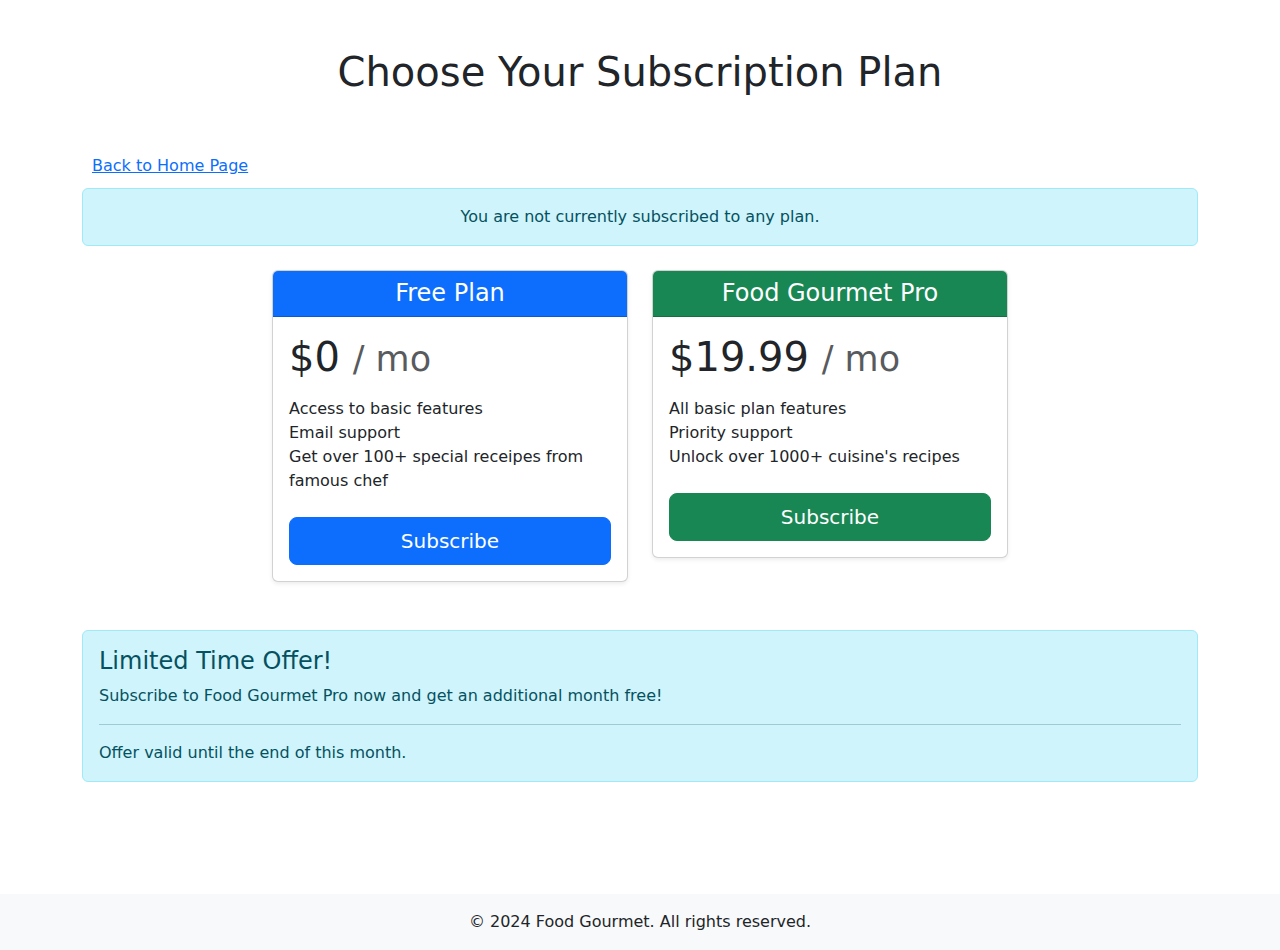
<file: subscription.html>
<!DOCTYPE html>
<html lang="en">
  <head>
    <meta charset="UTF-8" />
    <meta name="viewport" content="width=device-width, initial-scale=1.0" />
    <title>Subscription Plans</title>
    <link
      href="https://cdn.jsdelivr.net/npm/bootstrap@5.3.0/dist/css/bootstrap.min.css"
      rel="stylesheet"
    />
    <style>
      .hidden {
        display: none;
      }
    </style>
  </head>
  <body>
    <div class="container py-5">
      <h1 class="text-center mb-5">Choose Your Subscription Plan</h1>
      <div style="padding: 10px">
        <a href="index.html">Back to Home Page</a>
      </div>
      <div id="current-plan" class="alert alert-info text-center mb-4"></div>
      <div class="row justify-content-center">
        <!-- Free Plan Card -->
        <div class="col-md-4">
          <div class="card mb-4 shadow-sm">
            <div class="card-header bg-primary text-white text-center">
              <h4 class="my-0 fw-normal">Free Plan</h4>
            </div>
            <div class="card-body">
              <h1 class="card-title pricing-card-title">
                $0 <small class="text-muted">/ mo</small>
              </h1>
              <ul class="list-unstyled mt-3 mb-4">
                <li>Access to basic features</li>
                <li>Email support</li>
                <li>Get over 100+ special receipes from famous chef</li>
              </ul>
              <button
                id="basicButton"
                type="button"
                class="w-100 btn btn-lg btn-primary"
                onclick="toggleSubscription('Basic Plan')"
              >
                Subscribe
              </button>
            </div>
          </div>
        </div>
        <!-- Food Gourmet Pro Card -->
        <div class="col-md-4">
          <div class="card mb-4 shadow-sm">
            <div class="card-header bg-success text-white text-center">
              <h4 class="my-0 fw-normal">Food Gourmet Pro</h4>
            </div>
            <div class="card-body">
              <h1 class="card-title pricing-card-title">
                $19.99 <small class="text-muted">/ mo</small>
              </h1>
              <ul class="list-unstyled mt-3 mb-4">
                <li>All basic plan features</li>
                <li>Priority support</li>
                <li>Unlock over 1000+ cuisine's recipes</li>
              </ul>
              <button
                id="proButton"
                type="button"
                class="w-100 btn btn-lg btn-success"
                onclick="toggleSubscription('Food Gourmet Pro')"
              >
                Subscribe
              </button>
            </div>
          </div>
        </div>
      </div>

      <!-- Basic Plan Sign-up Form -->
      <div id="basicSignupForm" class="mt-4 hidden">
        <h3>Sign up for our newsletter</h3>
        <form id="basicForm">
          <div class="mb-3">
            <label for="basicEmail" class="form-label">Email address</label>
            <input type="email" class="form-control" id="basicEmail" required />
          </div>
          <button type="submit" class="btn btn-primary">Sign Up</button>
        </form>
      </div>

      <!-- Pro Plan Sign-up Form -->
      <div id="proSignupForm" class="mt-4 hidden">
        <h3>Sign up for Food Gourmet Pro</h3>
        <form id="proForm">
          <div class="mb-3">
            <label for="proEmail" class="form-label">Email address</label>
            <input type="email" class="form-control" id="proEmail" required />
          </div>
          <div class="mb-3">
            <label for="cardNumber" class="form-label">Card Number</label>
            <input type="text" class="form-control" id="cardNumber" required />
          </div>
          <div class="mb-3">
            <label for="expiryDate" class="form-label">Expiry Date</label>
            <input
              type="text"
              class="form-control"
              id="expiryDate"
              placeholder="MM/YY"
              required
            />
          </div>
          <div class="mb-3">
            <label for="cvv" class="form-label">CVV</label>
            <input type="text" class="form-control" id="cvv" required />
          </div>
          <button type="submit" class="btn btn-success">Subscribe</button>
        </form>
      </div>

      <!-- Announcements -->
      <div class="alert alert-info mt-4" role="alert">
        <h4 class="alert-heading">Limited Time Offer!</h4>
        <p>
          Subscribe to Food Gourmet Pro now and get an additional month free!
        </p>
        <hr />
        <p class="mb-0">Offer valid until the end of this month.</p>
      </div>
    </div>

    <footer class="bg-light mt-5">
      <div class="container">
        <div class="row">
          <div class="col-12 text-center py-3">
            <p class="mb-0">&copy; 2024 Food Gourmet. All rights reserved.</p>
          </div>
        </div>
      </div>
    </footer>

    <script src="https://code.jquery.com/jquery-3.6.0.min.js"></script>
    <script src="https://cdn.jsdelivr.net/npm/bootstrap@5.3.0/dist/js/bootstrap.bundle.min.js"></script>
    <script src="subscription.js"></script>
  </body>
</html>
</file>
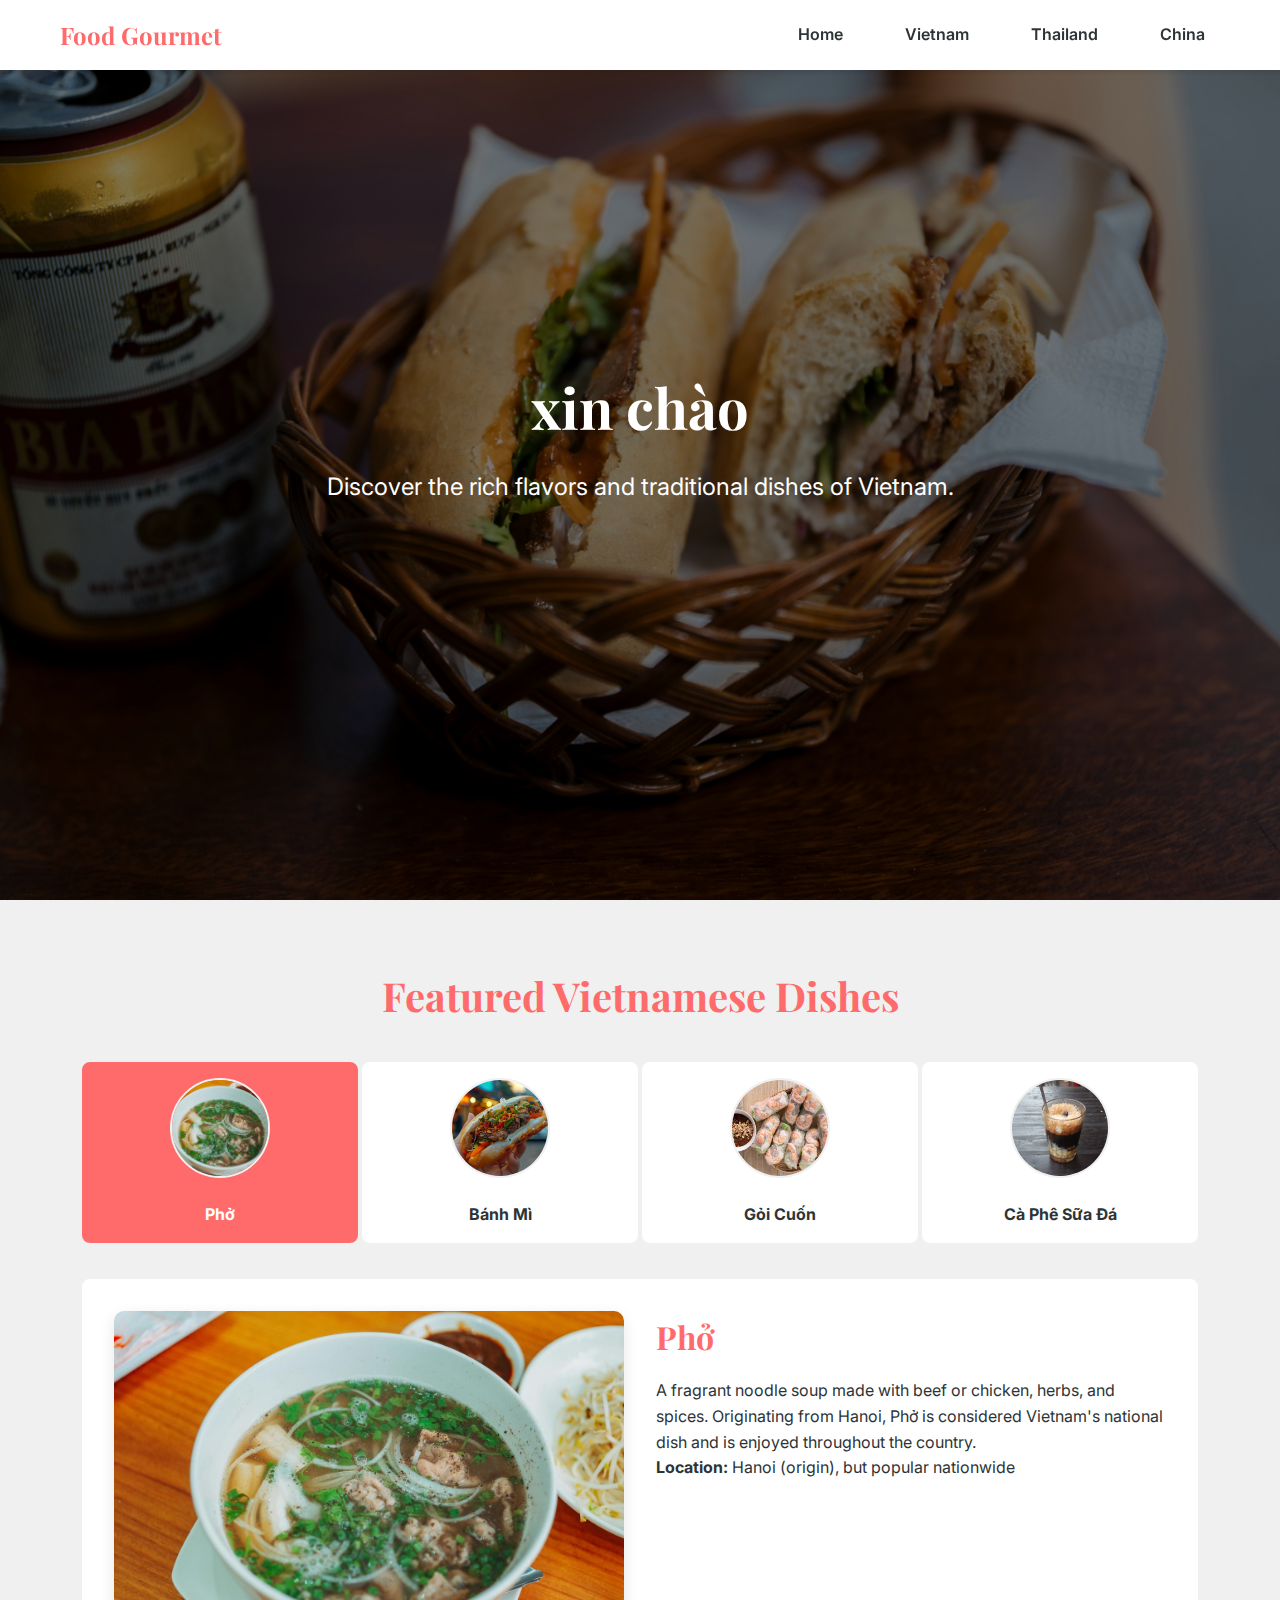
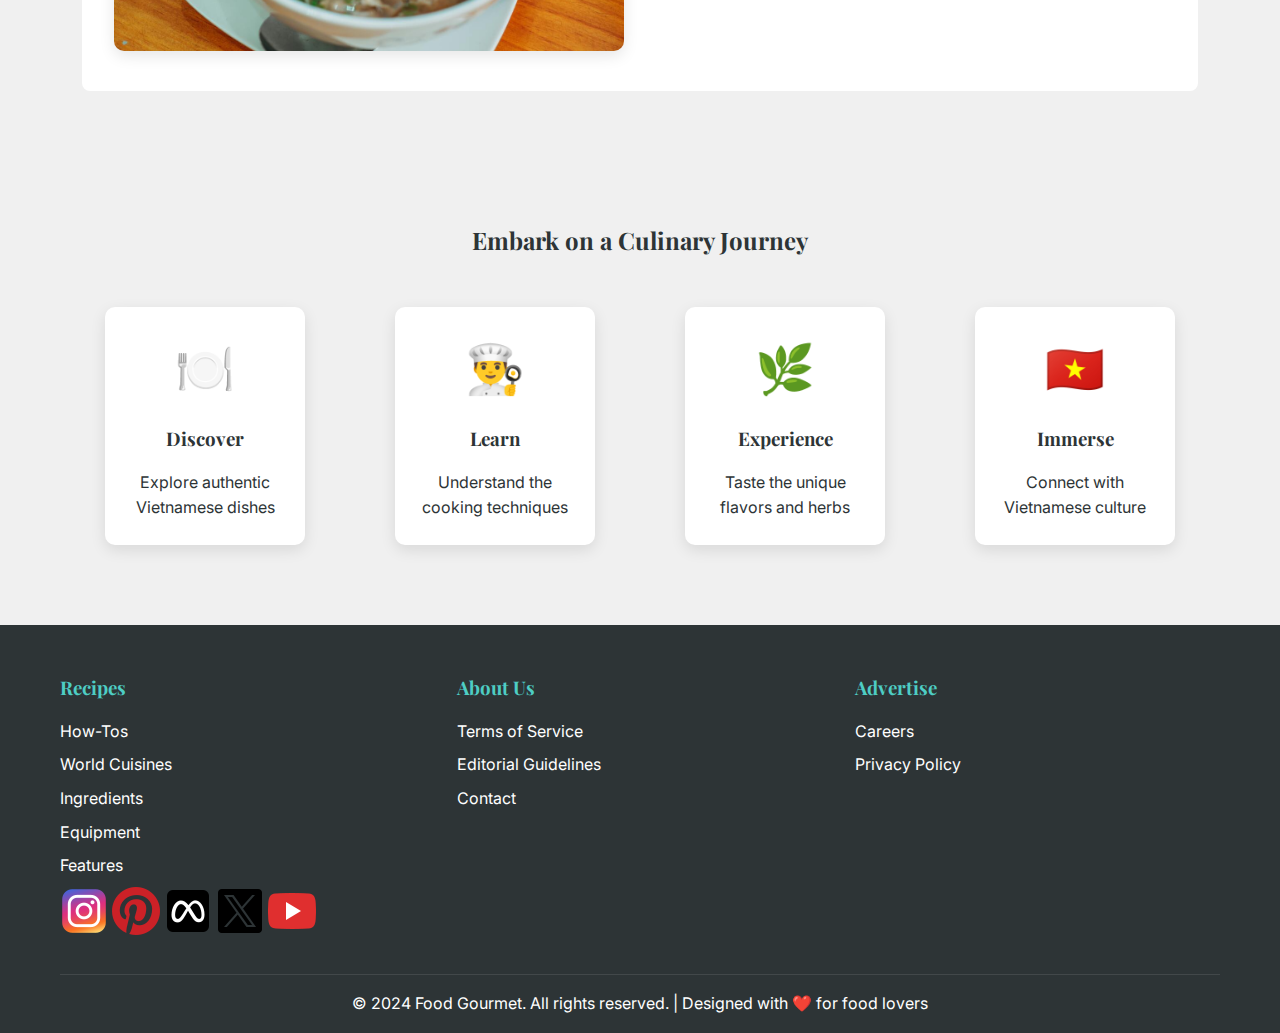
<file: vietnam.html>
<!DOCTYPE html>
<html lang="en">
  <head>
    <meta charset="UTF-8" />
    <meta name="viewport" content="width=device-width, initial-scale=1.0" />
    <title>Vietnamese Cuisine - Food Gourmet</title>
    <link rel="stylesheet" href="styles.css" />
    <link rel="stylesheet" href="subpage.css" />
  </head>
  <body>
    <nav id="main-nav">
      <div class="container">
        <a href="index.html" class="logo">Food Gourmet</a>
        <ul class="nav-links">
          <li><a href="index.html">Home</a></li>
          <li><a href="vietnam.html">Vietnam</a></li>
          <li><a href="thailand.html">Thailand</a></li>
          <li><a href="china.html">China</a></li>
        </ul>
        <div class="burger">
          <div class="line1"></div>
          <div class="line2"></div>
          <div class="line3"></div>
        </div>
      </div>
    </nav>

    <main role="main">
      <section
        id="home"
        class="section hero"
        style="
          background-image: url('assets/images/vietnam/vietnam-banhmi.jpg');
        "
      >
        <div class="hero-content">
          <h1 id="floating-text">xin chào</h1>
          <p>Discover the rich flavors and traditional dishes of Vietnam.</p>
        </div>
      </section>

      <section id="featured-dishes" class="section food-tabs-container">
        <div class="container">
          <h2 class="section-title">Featured Vietnamese Dishes</h2>
          <div class="food-tabs">
            <div class="food-tab active" data-tab="pho">
              <img src="assets/images/vietnam/vietnam-pho-pic.jpg" alt="Phở" />
              <span>Phở</span>
            </div>
            <div class="food-tab" data-tab="banhmi">
              <img src="assets/images/vietnam/banhmi.jpg" alt="Bánh Mì" />
              <span>Bánh Mì</span>
            </div>
            <div class="food-tab" data-tab="goicuon">
              <img src="assets/images/vietnam/shrimproll1.jpg" alt="Gỏi Cuốn" />
              <span>Gỏi Cuốn</span>
            </div>
            <div class="food-tab" data-tab="cafesua">
              <img
                src="assets/images/vietnam/Ca_Phe_Sua_Da.jpg"
                alt="Cà Phê Sữa Đá"
              />
              <span>Cà Phê Sữa Đá</span>
            </div>
          </div>
          <div class="food-content">
            <div id="pho" class="food-description active">
              <div class="food-gallery">
                <img
                  src="assets/images/vietnam/vietnam-pho-pic.jpg"
                  alt="Phở"
                />
              </div>
              <div class="food-info">
                <h3>Phở</h3>
                <p>
                  A fragrant noodle soup made with beef or chicken, herbs, and
                  spices. Originating from Hanoi, Phở is considered Vietnam's
                  national dish and is enjoyed throughout the country.
                </p>
                <p>
                  <strong>Location:</strong> Hanoi (origin), but popular
                  nationwide
                </p>
              </div>
            </div>
            <div id="banhmi" class="food-description">
              <div class="food-gallery">
                <img src="assets/images/vietnam/banhmi.jpg" alt="Bánh Mì" />
              </div>
              <div class="food-info">
                <h3>Bánh Mì</h3>
                <p>
                  A fusion of French and Vietnamese cuisine, bánh mì is a crispy
                  baguette filled with a variety of savory ingredients. It's a
                  popular street food that represents Vietnam's culinary
                  history.
                </p>
                <p>
                  <strong>Key Ingredients:</strong> French baguette, pâté,
                  mayonnaise, pickled vegetables, cilantro, chili, and various
                  meats or tofu
                </p>
                <p>
                  <strong>Origin:</strong> Saigon (Ho Chi Minh City), but now
                  popular nationwide
                </p>
              </div>
            </div>
            <div id="goicuon" class="food-description">
              <div class="food-gallery">
                <img
                  src="assets/images/vietnam/shrimproll1.jpg"
                  alt="Gỏi Cuốn"
                />
              </div>
              <div class="food-info">
                <h3>Gỏi Cuốn</h3>
                <p>
                  Also known as Vietnamese spring rolls, gỏi cuốn are fresh,
                  light, and healthy. These translucent rice paper rolls are
                  filled with a variety of ingredients and served with a dipping
                  sauce.
                </p>
                <p>
                  <strong>Key Ingredients:</strong> Rice paper, shrimp, pork,
                  fresh herbs, rice noodles, and vegetables
                </p>
                <p>
                  <strong>Serving:</strong> Usually served as an appetizer or
                  light meal, accompanied by peanut or hoisin sauce
                </p>
              </div>
            </div>
            <div id="cafesua" class="food-description">
              <div class="food-gallery">
                <img
                  src="assets/images/vietnam/Ca_Phe_Sua_Da.jpg"
                  alt="Cà Phê Sữa Đá"
                />
              </div>
              <div class="food-info">
                <h3>Cà Phê Sữa Đá</h3>
                <p>
                  Vietnamese iced coffee with condensed milk, cà phê sữa đá is a
                  sweet and strong coffee drink that's perfect for hot days.
                  It's a beloved beverage throughout Vietnam.
                </p>
                <p>
                  <strong>Preparation:</strong> Made by brewing dark roast
                  coffee individually with a small metal Vietnamese drip filter
                  (phin), then stirred with sweetened condensed milk and poured
                  over ice
                </p>
                <p>
                  <strong>Variations:</strong> Can be served hot (cà phê sữa
                  nóng) or with yogurt (sữa chua cà phê)
                </p>
              </div>
            </div>
          </div>
        </div>
      </section>

      <section class="culinary-journey">
        <div class="container">
          <h2>Embark on a Culinary Journey</h2>
          <div class="journey-steps">
            <div class="step">
              <div class="step-icon">🍽️</div>
              <h3>Discover</h3>
              <p>Explore authentic Vietnamese dishes</p>
            </div>
            <div class="step">
              <div class="step-icon">👨‍🍳</div>
              <h3>Learn</h3>
              <p>Understand the cooking techniques</p>
            </div>
            <div class="step">
              <div class="step-icon">🌿</div>
              <h3>Experience</h3>
              <p>Taste the unique flavors and herbs</p>
            </div>
            <div class="step">
              <div class="step-icon">🇻🇳</div>
              <h3>Immerse</h3>
              <p>Connect with Vietnamese culture</p>
            </div>
          </div>
        </div>
      </section>
    </main>

    <footer>
      <div class="container">
        <div class="footer-content">
          <div class="footer-section">
            <h3>Recipes</h3>
            <ul>
              <li><a href="#">How-Tos</a></li>
              <li><a href="#">World Cuisines</a></li>
              <li><a href="#">Ingredients</a></li>
              <li><a href="#">Equipment</a></li>
              <li><a href="#">Features</a></li>
            </ul>
          </div>
          <div class="footer-section">
            <h3>About Us</h3>
            <ul>
              <li><a href="#">Terms of Service</a></li>
              <li><a href="#">Editorial Guidelines</a></li>
              <li><a href="#">Contact</a></li>
            </ul>
          </div>
          <div class="footer-section">
            <h3>Advertise</h3>
            <ul>
              <li><a href="#">Careers</a></li>
              <li><a href="#">Privacy Policy</a></li>
            </ul>
          </div>
        </div>
        <div class="social-icons">
          <a href="https://www.instagram.com/" class="social-icon"
            ><img src="assets/images/logo/instagram.png" alt="Instagram"
          /></a>
          <a href="https://www.pinterest.com/" class="social-icon"
            ><img src="assets/images/logo/pinterest.png" alt="Pinterest"
          /></a>
          <a href="https://www.facebook.com/" class="social-icon"
            ><img src="assets/images/logo/meta.png" alt="Facebook"
          /></a>
          <a href="https://twitter.com/" class="social-icon"
            ><img src="assets/images/logo/x.png" alt="Twitter"
          /></a>
          <a href="https://www.youtube.com/" class="social-icon"
            ><img src="assets/images/logo/youtube1.png" alt="YouTube"
          /></a>
        </div>
        <div class="footer-bottom">
          <p>
            © 2024 Food Gourmet. All rights reserved. | Designed with ❤️ for
            food lovers
          </p>
        </div>
      </div>
    </footer>

    <script>
      document.addEventListener("DOMContentLoaded", function () {
        const tabs = document.querySelectorAll(".food-tab");
        const descriptions = document.querySelectorAll(".food-description");
        const foodGalleries = document.querySelectorAll(".food-gallery");
        const imageUrls = {
          pho: [
            "assets/images/vietnam/vietnam-pho-pic.jpg",
            "assets/images/vietnam/vietnam-pho-2.jpg",
            "assets/images/vietnam/vietnam-pho-3.jpg",
          ],
          banhmi: [
            "assets/images/vietnam/banhmi.jpg",
            "assets/images/vietnam/banhmi2.jpg",
            "assets/images/vietnam/banhmi3.jpg",
          ],
          goicuon: [
            "assets/images/vietnam/shrimproll1.jpg",
            "assets/images/vietnam/shrimproll2.jpg",
            "assets/images/vietnam/shrimproll3.jpg",
          ],
          cafesua: [
            "assets/images/vietnam/Ca_Phe_Sua_Da.jpg",
            "assets/images/vietnam/vietnam-highlands-coffee.jpg",
            "assets/images/vietnam/vietnam-coffee2.jpg",
          ],
        };

        // Image rotation for food galleries
        foodGalleries.forEach((gallery) => {
          const img = gallery.querySelector("img");
          const foodId = gallery.closest(".food-description").id;
          let currentIndex = 0;

          setInterval(() => {
            currentIndex = (currentIndex + 1) % imageUrls[foodId].length;
            img.src = imageUrls[foodId][currentIndex];
          }, 2000);
        });

        // Floating effect for "xin chào"
        const floatingText = document.getElementById("floating-text");
        setTimeout(() => {
          floatingText.classList.add("visible");
        }, 500);

        // Tab switching logic
        tabs.forEach((tab) => {
          tab.addEventListener("click", () => {
            const tabId = tab.getAttribute("data-tab");

            tabs.forEach((t) => t.classList.remove("active"));
            descriptions.forEach((d) => d.classList.remove("active"));

            tab.classList.add("active");
            document.getElementById(tabId).classList.add("active");
            showDescription(tabId);
          });
        });

        function showDescription(foodId) {
          const description = document.querySelector(`#${foodId} .food-info`);
          description.querySelectorAll("p").forEach((paragraph, index) => {
            paragraph.style.opacity = "0";
            paragraph.style.transform = "translateY(20px)";
            paragraph.style.transition =
              "opacity 0.5s ease, transform 0.5s ease";
            paragraph.style.transitionDelay = `${index * 0.1}s`;

            setTimeout(() => {
              paragraph.style.opacity = "1";
              paragraph.style.transform = "translateY(0)";
            }, 50);
          });
        }

        // Initialize the first tab
        showDescription("pho");
      });
    </script>
  </body>
</html>
</file>
<file: styles.css>
@import url("https://fonts.googleapis.com/css2?family=Playfair+Display:wght@400;700&family=Inter:wght@400;600&display=swap");

:root {
  --primary-color: #ff6b6b;
  --secondary-color: #4ecdc4;
  --tertiary-color: #45b7d1;
  --text-color: #2d3436;
  --bg-color: #f0f0f0;
  --white: #ffffff;
  --malaysia-red: #cc0001;
  --malaysia-blue: #000095;
  --malaysia-yellow: #ffd100;
}

* {
  margin: 0;
  padding: 0;
  box-sizing: border-box;
}

html {
  scroll-behavior: smooth;
  height: auto;
  overflow-y: auto;
}

body {
  font-family: "Inter", sans-serif;
  line-height: 1.6;
  color: var(--text-color);
  background-color: var(--bg-color);
  height: auto;
  overflow-y: auto;
}

#home {
  position: relative;
  width: 100%;
  height: 100vh;
  overflow: hidden;
}
main {
  overflow-y: visible;
}
.container {
  width: 100%;
  max-width: 1200px;
  margin: 0 auto;
  padding: 0 20px;
}

h1,
h2,
h3,
h4,
h5,
h6 {
  font-family: "Playfair Display", serif;
  margin-bottom: 1rem;
}

#main-nav {
  position: fixed;
  width: 100%;
  top: 0;
  transition: transform 0.3s ease-in-out;
  z-index: 1000;
}
/* Navigation */
nav {
  position: fixed;
  top: 0;
  background-color: var(--white);
  box-shadow: 0 2px 4px rgba(0, 0, 0, 0.1);
  position: fixed;
  width: 100%;
  z-index: 1000;
  transition: background-color 0.3s ease;
}

nav .container {
  display: flex;
  justify-content: space-between;
  align-items: center;
  padding: 1rem 20px;
}

.logo {
  font-family: "Playfair Display", serif;
  font-size: 1.5rem;
  font-weight: 700;
  color: var(--primary-color);
  text-decoration: none;
}

.nav-links {
  display: flex;
  list-style: none;
}

.nav-links li {
  margin-left: 2rem;
}

.nav-links a {
  color: var(--text-color);
  text-decoration: none;
  font-weight: 600;
  transition: color 0.3s ease;
}

.nav-links a:hover {
  color: var(--primary-color);
}

.section {
  padding: 4rem 0;
}
#background-video {
  position: absolute;
  top: 50%;
  left: 50%;
  min-width: 100%;
  min-height: 100%;
  width: auto;
  height: auto;
  z-index: -1;
  transform: translate(-50%, -50%);
  background-size: cover;
}
/* Hero Section */
.hero {
  background-size: cover;
  background-position: center;
  height: 100vh;
  display: flex;
  align-items: center;
  justify-content: center;
  text-align: center;
  color: var(--white);
  position: relative;
}

.hero::before {
  content: "";
  position: absolute;
  top: 0;
  left: 0;
  right: 0;
  bottom: 0;
  background: rgba(0, 0, 0, 0.5);
}

.hero-content {
  max-width: 800px;
  width: 90%;
  position: relative;
  z-index: 1;
}

.hero h1 {
  font-size: 3rem;
  margin-bottom: 1rem;
}

.hero p {
  font-size: 1.2rem;
  margin-bottom: 2rem;
}

/* Sections */
.featured-cuisines,
.about,
.blog {
  padding: 4rem 0;
}

.section-title {
  text-align: center;
  font-size: 2.5rem;
  margin-bottom: 2rem;
  color: var(--primary-color);
}

/* Cuisine Grid */
.cuisine-grid {
  display: grid;
  grid-template-columns: repeat(auto-fit, minmax(280px, 1fr));
  gap: 2rem;
  margin-top: 2rem;
}

.cuisine-card {
  position: relative;
  border-radius: 10px;
  overflow: hidden;
  box-shadow: 0 4px 6px rgba(0, 0, 0, 0.1);
  transition: transform 0.3s ease;
}

.cuisine-card:hover {
  transform: translateY(-5px);
}

.cuisine-image {
  width: 100%;
  height: 250px;
  object-fit: cover;
}

.cuisine-overlay {
  position: absolute;
  bottom: 0;
  left: 0;
  right: 0;
  background: linear-gradient(to top, rgba(0, 0, 0, 0.8), transparent);
  color: white;
  padding: 1rem;
  text-align: center;
}
.cuisine-overlay h3 {
  margin: 0 0 0.5rem;
  font-size: 1.5rem;
}

/* About Section */
.about {
  background-color: var(--white);
  position: relative;
  overflow: hidden;
  padding: 4rem 0;
}

.about::before {
  content: "";
  position: absolute;
  top: -50%;
  left: -50%;
  width: 200%;
  height: 200%;
  background: radial-gradient(
    circle,
    rgba(var(--primary-color-rgb), 0.1) 0%,
    rgba(255, 255, 255, 0) 70%
  );
  animation: rotate 20s linear infinite;
}

@keyframes rotate {
  0% {
    transform: rotate(0deg);
  }
  100% {
    transform: rotate(360deg);
  }
}

.about-content {
  display: flex;
  align-items: center;
  gap: 4rem;
  position: relative;
  z-index: 1;
}

.about-image {
  max-width: 40%;
  border-radius: 10px;
  box-shadow: 0 10px 30px rgba(0, 0, 0, 0.1);
  transition: transform 0.3s ease, box-shadow 0.3s ease;
}

.about-image:hover {
  transform: translateY(-10px);
  box-shadow: 0 15px 40px rgba(0, 0, 0, 0.2);
}

.about-text {
  flex: 1;
}

@keyframes fadeInUp {
  from {
    opacity: 0;
    transform: translateY(30px);
  }
  to {
    opacity: 1;
    transform: translateY(0);
  }
}

@keyframes scaleIn {
  from {
    opacity: 0;
    transform: scale(0.9);
  }
  to {
    opacity: 1;
    transform: scale(1);
  }
}

.about-text .animate-text {
  opacity: 0;
  transform: translateY(30px);
  transition: opacity 0.5s ease, transform 0.5s ease;
}

.about-text .animate-text.active {
  animation: fadeInUp 0.7s ease forwards;
}

.about-text h2.animate-text.active {
  animation: scaleIn 0.7s ease forwards;
  animation-delay: 0.1s;
}

.about-text p.animate-text.active {
  animation-delay: 0.3s;
}

.about-text h3.animate-text.active {
  animation-delay: 0.5s;
}

.about-text ul {
  list-style-type: none;
  padding-left: 0;
}

.about-text ul li.animate-text {
  position: relative;
  padding-left: 30px;
  margin-bottom: 10px;
}

.about-text ul li.animate-text::before {
  content: "•";
  color: var(--primary-color);
  font-size: 1.5em;
  position: absolute;
  left: 0;
  top: 50%;
  transform: translateY(-50%);
}

.about-text ul li.animate-text.active {
  animation-delay: 0.7s;
}

.about-text ul li.animate-text.active:nth-child(2) {
  animation-delay: 0.9s;
}

.about-text ul li.animate-text.active:nth-child(3) {
  animation-delay: 1.1s;
}

.about-text ul li.animate-text.active:nth-child(4) {
  animation-delay: 1.3s;
}

.about-text .btn.animate-text.active {
  animation: scaleIn 0.5s ease forwards;
  animation-delay: 1.5s;
}

@media screen and (max-width: 768px) {
  .about-content {
    flex-direction: column;
    text-align: center;
  }

  .about-image {
    max-width: 80%;
    margin-bottom: 2rem;
  }

  .about-text ul li.animate-text {
    padding-left: 0;
  }

  .about-text ul li.animate-text::before {
    display: none;
  }
}

/* Blog Section */
.blog {
  background-color: var(--bg-color);
  padding: 4rem 0;
  overflow: hidden;
}

.blog-slider {
  position: relative;
  width: 100%;
  overflow: hidden;
}

.blog-flex-container {
  display: flex;
  transition: transform 0.5s ease;
}

.blog-card {
  flex: 0 0 300px;
  margin-right: 2rem;
  background-color: var(--white);
  border-radius: 10px;
  overflow: hidden;
  box-shadow: 0 4px 6px rgba(0, 0, 0, 0.1);
  transition: transform 0.3s ease;
}

/* Hide scrollbar for Chrome, Safari and Opera */
.blog-slider::-webkit-scrollbar {
  display: none;
}

/* Hide scrollbar for IE, Edge and Firefox */
.blog-slider {
  -ms-overflow-style: none; /* IE and Edge */
  scrollbar-width: none; /* Firefox */
}

.blog-card:hover {
  transform: translateY(-5px);
}

.blog-image {
  width: 100%;
  height: 200px;
  object-fit: cover;
}

.blog-content {
  padding: 1.5rem;
}

.blog-content h3 {
  font-size: 1.2rem;
  margin-bottom: 0.5rem;
  color: var(--text-color);
}

.blog-content p {
  font-size: 0.9rem;
  color: #666;
  margin-bottom: 1rem;
}

@media screen and (max-width: 768px) {
  .blog-card {
    flex: 0 0 100%;
    margin-right: 0;
  }
}

/* Footer */
footer {
  background-color: var(--text-color);
  color: var(--white);
  padding: 3rem 0 1rem;
}

.footer-content {
  display: grid;
  grid-template-columns: repeat(auto-fit, minmax(200px, 1fr));
  gap: 2rem;
}

.footer-section h3 {
  margin-bottom: 1rem;
  color: var(--secondary-color);
}

.footer-section ul {
  list-style: none;
}

.footer-section ul li {
  margin-bottom: 0.5rem;
}

.footer-section a {
  color: var(--white);
  text-decoration: none;
  transition: color 0.3s ease;
}

.footer-section a:hover {
  color: var(--secondary-color);
}

.footer-bottom {
  margin-top: 2rem;
  text-align: center;
  padding-top: 1rem;
  border-top: 1px solid rgba(255, 255, 255, 0.1);
}

/* Buttons */
.btn {
  display: inline-block;
  padding: 0.8rem 1.5rem;
  text-decoration: none;
  border-radius: 5px;
  transition: background-color 0.3s ease, color 0.3s ease;
  font-size: 0.9rem;
  font-weight: 600;
}

.btn-explore {
  background-color: var(--accent-color);
  color: var(--primary-color);
  padding: 0.5rem 1rem;
  border-radius: 5px;
  text-decoration: none;
  transition: background-color 0.3s ease;
}

.btn-explore:hover {
  background-color: var(--secondary-color);
  color: white;
}
.btn-primary {
  background-color: var(--primary-color);
  color: var(--white);
}

.btn-primary:hover {
  background-color: darken(var(--primary-color), 10%);
}

.btn-secondary {
  background-color: var(--secondary-color);
  color: white;
  padding: 0.75rem 1.5rem;
  border-radius: 5px;
  text-decoration: none;
  transition: background-color 0.3s ease;
}

.btn-secondary:hover {
  background-color: var(--primary-color);
}

.btn-tertiary {
  background-color: var(--tertiary-color);
  color: var(--white);
}

.btn-tertiary:hover {
  background-color: darken(var(--tertiary-color), 10%);
}

/* Back to Top Button */
#back-to-top {
  position: fixed;
  bottom: 20px;
  right: 20px;
  background-color: var(--primary-color);
  color: var(--white);
  border: none;
  border-radius: 50%;
  width: 40px;
  height: 40px;
  text-align: center;
  line-height: 40px;
  cursor: pointer;
  display: none;
  z-index: 1000;
  transition: background-color 0.3s ease;
}

#back-to-top:hover {
  background-color: darken(var(--primary-color), 10%);
}

/* Utility Classes */
.text-center {
  text-align: center;
}

/* Local Cuisines Section */
.local-cuisines {
  background-color: var(--malaysia-blue);
  color: var(--white);
}

.local-cuisines .section-title {
  color: var(--malaysia-yellow);
}

.local-cuisines .cuisine-card h3 {
  background-color: rgba(255, 255, 255, 0.9);
  color: var(--malaysia-blue);
}

/* Responsive Design */
@media screen and (max-width: 768px) {
  .nav-links {
    position: fixed;
    right: -100%;
    top: 5rem;
    flex-direction: column;
    background-color: var(--white);
    width: 100%;
    text-align: center;
    transition: 0.3s;
    box-shadow: 0 10px 27px rgba(0, 0, 0, 0.05);
  }

  .nav-links.active {
    right: 0;
  }

  .nav-item {
    margin: 2.5rem 0;
  }

  .burger {
    display: block;
  }

  .about-content {
    flex-direction: column;
  }

  .about-image {
    max-width: 100%;
  }

  .cuisine-grid,
  .blog-grid {
    grid-template-columns: 1fr;
  }
}

.burger {
  display: none;
  cursor: pointer;
}

.burger div {
  width: 25px;
  height: 3px;
  background-color: var(--text-color);
  margin: 5px;
  transition: all 0.3s ease;
}

.nav-active {
  transform: translateX(0%);
}

@keyframes navLinkFade {
  from {
    opacity: 0;
    transform: translateX(50px);
  }
  to {
    opacity: 1;
    transform: translateX(0px);
  }
}

#welcome-message {
  padding: 10px;
  text-align: center;
  font-weight: bold;
}

#favorites {
  margin: 20px 0;
  padding: 20px;
  background-color: #f9f9f9;
  border-radius: 5px;
}

#favorites-list li {
  margin-bottom: 10px;
}

.favorite-btn {
  position: absolute;
  top: 10px;
  right: 10px;
  background: rgba(255, 255, 255, 0.7);
  border: none;
  border-radius: 50%;
  padding: 0.5rem;
  cursor: pointer;
  transition: background-color 0.3s ease;
}

.favorite-btn:hover {
  background: white;
}
.favorite-btn svg {
  width: 20px;
  height: 20px;
  stroke: var(--secondary-color);
}

.favorite-btn.active svg {
  fill: #ff6b6b;
}

.favorites-hint {
  text-align: center;
  margin-bottom: 20px;
  font-style: italic;
  color: #666;
}

.favorites-grid {
  display: grid;
  grid-template-columns: repeat(auto-fill, minmax(200px, 1fr));
  gap: 20px;
}

.favorite-item {
  background-color: #fff;
  border-radius: 8px;
  box-shadow: 0 2px 4px rgba(0, 0, 0, 0.1);
  padding: 15px;
  text-align: center;
  transition: transform 0.3s ease;
}

.favorite-item:hover {
  transform: translateY(-5px);
}

.favorite-item h3 {
  margin-bottom: 10px;
  color: #333;
}
.remove-favorite {
  background-color: #ff6b6b;
  color: white;
  border: none;
  border-radius: 4px;
  padding: 5px 10px;
  cursor: pointer;
  transition: background-color 0.3s ease;
}

.remove-favorite:hover {
  background-color: #ff4757;
}

/* Local Section */

.local-cuisines {
  background-color: var(--malaysia-blue);
  color: var(--white);
}

.local-cuisines .section-title {
  color: var(--malaysia-yellow);
}

.local-cuisines .btn-explore {
  background-color: var(--malaysia-yellow);
  color: var(--malaysia-blue);
}

.local-cuisines .btn-explore:hover {
  background-color: var(--malaysia-red);
  color: var(--white);
}

.local-cuisines .btn-secondary {
  background-color: var(--malaysia-yellow);
  color: var(--malaysia-blue);
}

.local-cuisines .btn-secondary:hover {
  background-color: var(--malaysia-red);
  color: var(--white);
}

.share-buttons {
  display: flex;
  justify-content: space-around;
  margin-top: 10px;
}

.fb-share-button,
.twitter-share-button {
  margin: 0 5px;
}

#random-recipes {
  background-color: #f9f9f9;
  padding: 4rem 0;
}

#recipes-container {
  display: flex;
  justify-content: space-around;
  flex-wrap: wrap;
}

.recipe-card {
  background-color: #ffffff;
  border-radius: 8px;
  box-shadow: 0 4px 6px rgba(0, 0, 0, 0.1);
  margin: 1rem;
  padding: 1.5rem;
  width: calc(33.333% - 2rem);
  transition: transform 0.3s ease;
}

.recipe-card:hover {
  transform: translateY(-5px);
}

.recipe-card img {
  width: 100%;
  height: 200px;
  object-fit: cover;
  border-radius: 8px;
}

.recipe-card h3 {
  margin-top: 1rem;
  font-size: 1.2rem;
}

.recipe-card p {
  color: #666;
  margin-bottom: 1rem;
}

/* Share Section */
#share-section {
  background-color: #e9ecef;
  padding: 4rem 0;
  text-align: center;
}

.share-buttons {
  display: flex;
  justify-content: center;
  align-items: center;
  gap: 1rem;
  margin-top: 2rem;
}

/* Responsive Design */
@media screen and (max-width: 768px) {
  .recipe-card {
    width: calc(50% - 2rem);
  }
}

@media screen and (max-width: 480px) {
  .recipe-card {
    width: 100%;
  }
}
</file>
<file: subpage.css>
/* Navbar adjustments */
#main-nav .nav-links {
  display: flex;
  align-items: center;
  height: 100%;
}

#main-nav .nav-links li {
  display: flex;
  align-items: center;
  height: 100%;
}

#main-nav .nav-links a {
  display: flex;
  align-items: center;
  height: 100%;
  padding: 0 15px;
}

/* Hero Section */
.hero {
  height: 100vh;
  background-size: cover;
  background-position: center;
  background-attachment: fixed;
  display: flex;
  align-items: center;
  justify-content: center;
  text-align: center;
  color: var(--white);
  position: relative;
}

.hero::before {
  content: "";
  position: absolute;
  top: 0;
  left: 0;
  right: 0;
  bottom: 0;
  background: rgba(0, 0, 0, 0.5);
}

.hero-content {
  position: relative;
  z-index: 1;
}

.hero h1 {
  font-size: 3.5rem;
  margin-bottom: 1rem;
  opacity: 0;
  transform: translateY(20px);
  transition: opacity 0.5s ease, transform 0.5s ease;
}
.hero h1.visible {
  opacity: 1;
  transform: translateY(0);
}

.hero p {
  font-size: 1.5rem;
  margin-bottom: 2rem;
}

/* just ensuring smooth scroll */
html {
  scroll-behavior: smooth;
}

/* Food Tabs */
.food-tabs-container {
  width: 100%;
  max-width: 1200px;
  margin: 0 auto;
  padding: 4rem 20px;
}

.food-tabs {
  display: flex;
  justify-content: space-between;
  margin-bottom: 2rem;
}

.food-tab {
  flex: 1;
  text-align: center;
  padding: 1rem;
  cursor: pointer;
  border: 2px solid var(--bg-color);
  background-color: var(--white);
  border-radius: 10px;
  transition: all 0.3s ease;
}

.food-tab img {
  width: 100px;
  height: 100px;
  object-fit: cover;
  border-radius: 50%;
  margin-bottom: 1rem;
  border: 2px solid var(--bg-color);
  transition: all 0.3s ease;
}

.food-tab:hover img {
  transform: scale(1.1);
  box-shadow: 0 0 15px rgba(0, 0, 0, 0.2);
}

.food-tab span {
  display: block;
  font-weight: bold;
}

.food-tab.active {
  background-color: var(--primary-color);
  color: var(--white);
}

.food-content {
  border: 2px solid var(--bg-color);
  padding: 2rem;
  background-color: var(--white);
  border-radius: 10px;
}

.food-description {
  display: none;
  width: 100%;
}

.food-description.active {
  display: flex;
  flex-wrap: wrap;
}

.food-gallery {
  flex: 1;
  min-width: 300px;
}

.food-gallery img {
  width: 100%;
  height: auto;
  border-radius: 10px;
  box-shadow: 0 5px 15px rgba(0, 0, 0, 0.1);
}

.food-info {
  flex: 1;
  min-width: 300px;
  padding-left: 2rem;
}

.food-info h3 {
  font-size: 2rem;
  margin-bottom: 1rem;
  color: var(--primary-color);
}

/* Culinary Journey */
.culinary-journey {
  background-color: var(--bg-color);
  padding: 4rem 0;
  text-align: center;
}

.journey-steps {
  display: flex;
  justify-content: space-around;
  flex-wrap: wrap;
  margin-top: 2rem;
}

.step {
  flex-basis: 200px;
  margin: 1rem;
  padding: 1.5rem;
  background-color: var(--white);
  border-radius: 10px;
  box-shadow: 0 5px 15px rgba(0, 0, 0, 0.1);
  transition: all 0.3s ease;
}

.step:hover {
  transform: translateY(-10px);
}

.step-icon {
  font-size: 3rem;
  margin-bottom: 1rem;
}

/* Responsive Design */
@media (max-width: 768px) {
  .food-tabs {
    flex-wrap: wrap;
  }

  .food-tab {
    flex-basis: 50%;
  }

  .food-description.active {
    flex-direction: column;
  }

  .food-info {
    padding-left: 0;
    padding-top: 1rem;
  }
}

@media (max-width: 480px) {
  .food-tab {
    flex-basis: 100%;
  }
}
</file>
